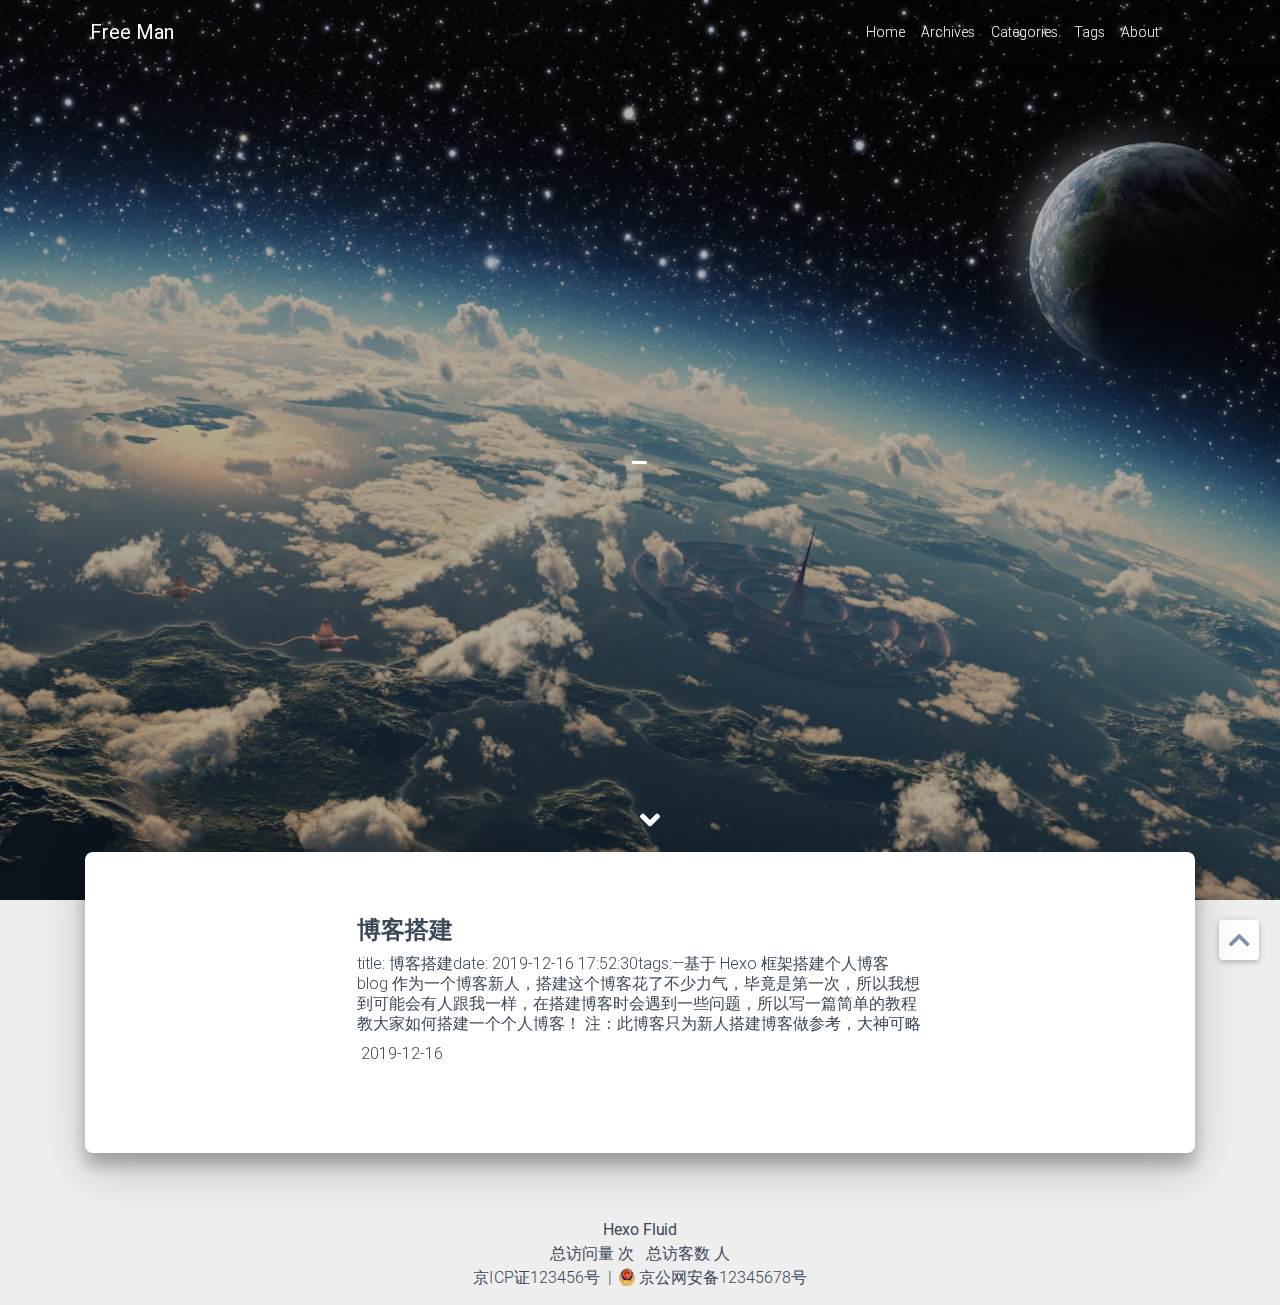
<file: index.html>
<!DOCTYPE html>
<html lang="en">





<head>
  <meta charset="UTF-8">
  <link rel="apple-touch-icon" sizes="76x76" href="/img/apple-touch-icon.png">
  <link rel="icon" type="image/png" href="/img/favicon.png">
  <meta name="viewport"
        content="width=device-width, initial-scale=1.0, maximum-scale=1.0, user-scalable=no, shrink-to-fit=no">
  <meta http-equiv="x-ua-compatible" content="ie=edge">
  <meta name="description" content="">
  <meta name="author" content="John Doe">
  <meta name="keywords" content="">
  <title>Free Man</title>

  <link rel="stylesheet" href="/lib/font-awesome/css/all.min.css"  >
<link rel="stylesheet" href="/lib/bootstrap/css/bootstrap.min.css"  >
<link rel="stylesheet" href="/lib/mdbootstrap/css/mdb.min.css"  >
<link rel="stylesheet" href="/lib/github-markdown/github-markdown.min.css"  >

<link rel="stylesheet" href="//at.alicdn.com/t/font_1067060_qzomjdt8bmp.css">



  <link rel="stylesheet" href="/lib/prettify/tomorrow-night-eighties.min.css"  >

<link rel="stylesheet" href="/css/main.css"  >


  <link rel="stylesheet" href="/lib/fancybox/jquery.fancybox.min.css"  >


<meta name="generator" content="Hexo 4.1.1"></head>


<body>
  <header style="height: 100vh;">
    <nav id="navbar" class="navbar fixed-top  navbar-expand-lg navbar-dark scrolling-navbar">
  <div class="container">
    <a class="navbar-brand"
       href="/">&nbsp;<strong>Free Man</strong>&nbsp;</a>

    <button id="navbar-toggler-btn" class="navbar-toggler" type="button" data-toggle="collapse"
            data-target="#navbarSupportedContent"
            aria-controls="navbarSupportedContent" aria-expanded="false" aria-label="Toggle navigation">
      <div class="animated-icon"><span></span><span></span><span></span></div>
    </button>

    <!-- Collapsible content -->
    <div class="collapse navbar-collapse" id="navbarSupportedContent">
      <ul class="navbar-nav ml-auto text-center">
        
          
          
          
          <li class="nav-item">
            <a class="nav-link" href="/">Home</a>
          </li>
        
          
          
          
          <li class="nav-item">
            <a class="nav-link" href="/archives/">Archives</a>
          </li>
        
          
          
          
          <li class="nav-item">
            <a class="nav-link" href="/categories/">Categories</a>
          </li>
        
          
          
          
          <li class="nav-item">
            <a class="nav-link" href="/tags/">Tags</a>
          </li>
        
          
          
          
          <li class="nav-item">
            <a class="nav-link" href="/about/">About</a>
          </li>
        
        
          <li class="nav-item" id="search-btn">
            <a class="nav-link" data-toggle="modal" data-target="#modalSearch">&nbsp;&nbsp;<i
                class="iconfont icon-search"></i>&nbsp;&nbsp;</a>
          </li>
        
      </ul>
    </div>
  </div>
</nav>

    <div class="view intro-2" id="background"
         style="background: url('/img/default.png')no-repeat center center;
           background-size: cover;
           background-attachment: scroll;">
      <div class="full-bg-img">
        <div class="mask rgba-black-light flex-center">
          <div class="container text-center white-text fadeInUp">
            <span class="h2" id="subtitle">
              
            </span>

            
          </div>

          
            <div class="scroll-down-bar">
              <i class="fas fa-angle-down scroll-down-arrow"></i>
            </div>
          
        </div>
      </div>
    </div>
  </header>

  <main>
    
      <div class="container nopadding-md">
        <div class="py-5 z-depth-3" id="board">
          
          <div class="container">
            <div class="row">
              <div class="col-12 col-md-10 m-auto">
                


  <div class="row mb-4 mx-auto">
    
    
    <div class="col-12 col-md-8 m-auto">
      <a href="/2019/12/16/%E5%8D%9A%E5%AE%A2%E6%90%AD%E5%BB%BA/">
        <p class="h4 index-header">博客搭建</p>
        
        
          
        
        <div class="index-excerpt" >
          <div class="index-text mb-1">
title: 博客搭建date: 2019-12-16 17:52:30tags:—基于 Hexo 框架搭建个人博客 blog  作为一个博客新人，搭建这个博客花了不少力气，毕竟是第一次，所以我想到可能会有人跟我一样，在搭建博客时会遇到一些问题，所以写一篇简单的教程教大家如何搭建一个个人博客！ 注：此博客只为新人搭建博客做参考，大神可略过！前言使用软件：git ，Node ++,  hexo框架，node.js, npm一，前言体验更加排版请访问原文链接：https://lzk0717.github.io/
使用 github pages 服务搭建博客的好处有：1，全是静态文件，访问速度快；2，免费方便，不用花一分钱就可以搭建一个自由的个人博客，不需要服务器不需要后台；可以随意绑定自己的域名，不仔细看的话根本看不出来你的网站是基于 github 的；3，数据绝对安全，基于 github 的版本管理，想恢复到哪个历史版本都行；博客内容可以轻松打包、转移、发布到其它平台；准备工作在开始一切之前，你必须已经：1，github 账号，没有的话去注册一个；2，安装了 node.js、npm，并</div>
        </div>
      </a>

      <div>
        
          <i class="iconfont icon-riqi2"></i>&nbsp;2019-12-16&nbsp;&nbsp;
        
        
        
      </div>
    </div>
  </div>





              </div>
            </div>
          </div>
        </div>
      </div>
    
  </main>

  
    <a class="z-depth-1" id="scroll-top-button" href="#" role="button">
      <i class="fa fa-chevron-up scroll-top-arrow" aria-hidden="true"></i>
    </a>
  

  
    <div class="modal fade" id="modalSearch" tabindex="-1" role="dialog" aria-labelledby="ModalLabel"
     aria-hidden="true">
  <div class="modal-dialog modal-dialog-scrollable modal-lg" role="document">
    <div class="modal-content">
      <div class="modal-header text-center">
        <h4 class="modal-title w-100 font-weight-bold">Search</h4>
        <button type="button" id="local-search-close" class="close" data-dismiss="modal" aria-label="Close">
          <span aria-hidden="true">&times;</span>
        </button>
      </div>
      <div class="modal-body mx-3">
        <div class="md-form mb-5">
          <input type="text" id="local-search-input" class="form-control validate">
          <label data-error="x" data-success="v"
                 for="local-search-input">keyword</label>
        </div>
        <div class="list-group" id="local-search-result"></div>
      </div>
    </div>
  </div>
</div>
  

  <footer class="mt-5">
  <div class="text-center py-3">
    <a href="https://hexo.io" target="_blank" rel="nofollow noopener"><b>Hexo</b></a>
    <i class="iconfont icon-love"></i>
    <a href="https://github.com/fluid-dev/hexo-theme-fluid" target="_blank" rel="nofollow noopener"> <b>Fluid</b></a>
    <br>

    
  
    <!-- 不蒜子统计PV -->
    
    &nbsp;<span id="busuanzi_container_site_pv">总访问量 
          <span id="busuanzi_value_site_pv"></span> 次</span>&nbsp;
  
  
    <!-- 不蒜子统计UV -->
    
    &nbsp;<span id="busuanzi_container_site_uv">总访客数 
            <span id="busuanzi_value_site_uv"></span> 人</span>&nbsp;
  
  <br>



    
  <!-- 备案信息 -->
  <a href="http://beian.miit.gov.cn/" target="_blank"
     rel="nofollow noopener">京ICP证123456号</a>
  
    <a
      href="http://www.beian.gov.cn/portal/registerSystemInfo?recordcode=12345678"
      rel="nofollow noopener"
      class="police-beian"
      target="_blank"
    >
      <span class="police-beian-sep">&nbsp;|&nbsp;</span>
      
        <img src="/img/police_beian.png" srcset="/img/loading.gif" />
      
      <span>京公网安备12345678号</span>
    </a>
  


  </div>
</footer>

<!-- SCRIPTS -->
<script src="/lib/jquery/jquery.min.js" ></script>
<script src="/lib/popper/popper.min.js" ></script>
<script src="/lib/bootstrap/js/bootstrap.min.js" ></script>
<script src="/lib/mdbootstrap/js/mdb.min.js" ></script>
<script src="/js/main.js" ></script>


  <script src="/js/lazyload.js" ></script>





  <script src="/lib/smooth-scroll/smooth-scroll.min.js" ></script>



  <script async src="//busuanzi.ibruce.info/busuanzi/2.3/busuanzi.pure.mini.js" ></script>


<!-- Plugins -->


  

  

  

  

  




  <script src="/lib/prettify/prettify.min.js" ></script>
  <script>
    $(document).ready(function () {
      $('pre').addClass('prettyprint  linenums');
      prettyPrint();
    })
  </script>



  <script src="/lib/typed/typed.min.js" ></script>
  <script>
    var typed = new Typed('#subtitle', {
      strings: [
        '  ',
        "Don't forget your original intention, and you will always be there！！&nbsp;",
      ],
      cursorChar: "_",
      typeSpeed: 70,
      loop: false,
    });
    typed.stop();
    $(document).ready(function () {
      $(".typed-cursor").addClass("h2");
      typed.start();
    });
  </script>



  <script src="/lib/anchor/anchor.min.js" ></script>
  <script>
    anchors.options = {
      placement: "right",
      visible: "false",
      
    };
    var el = "h1,h2,h3,h4,h5,h6".split(",");
    var res = [];
    for (item of el) {
      res.push(".markdown-body > " + item)
    }
    anchors.add(res.join(", "))
  </script>



  <script src="/js/local-search.js" ></script>
  <script>
    var path = "/local-search.xml";
    var inputArea = document.querySelector("#local-search-input");
    inputArea.onclick = function () {
      getSearchFile(path);
      this.onclick = null
    }
  </script>



  <script src="/lib/fancybox/jquery.fancybox.min.js" ></script>
  <script>
    $("#post img:not(.no-zoom img, img[no-zoom])").each(
      function () {
        var element = document.createElement("a");
        $(element).attr("data-fancybox", "images");
        $(element).attr("href", $(this).attr("src"));
        $(this).wrap(element);
      }
    );
  </script>





        <script type="text/javascript">
            //定义获取词语下标
            var a_idx = 0;
            jQuery(document).ready(function($) {
                //点击body时触发事件
                $("body").click(function(e) {
                //需要显示的词语
                var a = new Array("富强","民主", "文明", "和谐","自由", "平等", "公正","法治", "爱国", "敬业","诚信", "友善");
                //设置词语给span标签
                var $i = $("<span/>").text(a[a_idx]);
                //下标等于原来下标+1  余 词语总数
                a_idx = (a_idx + 1)% a.length;
                //获取鼠标指针的位置，分别相对于文档的左和右边缘。
                //获取x和y的指针坐标
                var x = e.pageX, y = e.pageY;
                //在鼠标的指针的位置给$i定义的span标签添加css样式
                $i.css({"z-index" : 999999999999999999999999999999999999999999999999999999999999999999999,
                    "top" : y - 20,
                    "left" : x,
                    "position" : "absolute",
                    "font-weight" : "bold",
                    "color" : "#ff6651"
                    });
                //在body添加这个标签
                $("body").append($i);
                    //animate() 方法执行 CSS 属性集的自定义动画。
                    //该方法通过CSS样式将元素从一个状态改变为另一个状态。CSS属性值是逐渐改变的，这样就可以创建动画效果。
                    //详情请看http://www.w3school.com.cn/jquery/effect_animate.asp
                    $i.animate({
                    //将原来的位置向上移动180
                        "top" : y - 180,
                            "opacity" : 0
                     //1500动画的速度
                    }, 1500, function() {
                    //时间到了自动删除
                        $i.remove();
                    });
                });
            })
                ;
            </script>  
  
  





</body>
</html>
</file>
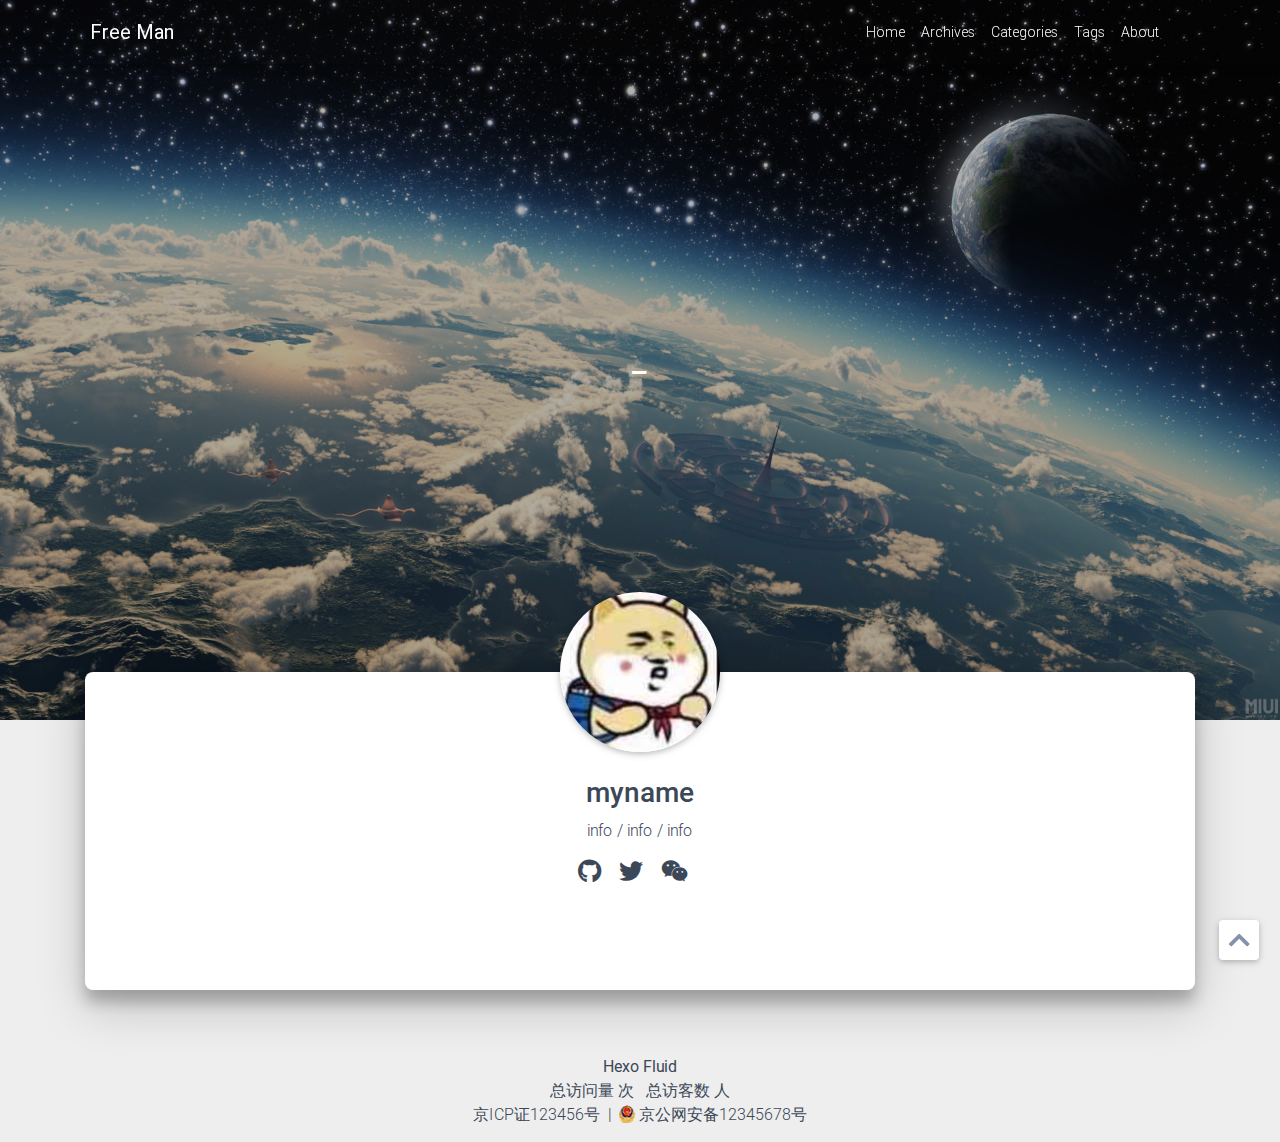
<file: about/index.html>
<!DOCTYPE html>
<html lang="en">





<head>
  <meta charset="UTF-8">
  <link rel="apple-touch-icon" sizes="76x76" href="/img/apple-touch-icon.png">
  <link rel="icon" type="image/png" href="/img/favicon.png">
  <meta name="viewport"
        content="width=device-width, initial-scale=1.0, maximum-scale=1.0, user-scalable=no, shrink-to-fit=no">
  <meta http-equiv="x-ua-compatible" content="ie=edge">
  <meta name="description" content="">
  <meta name="author" content="John Doe">
  <meta name="keywords" content="">
  <title>About ~ Free Man</title>

  <link rel="stylesheet" href="/lib/font-awesome/css/all.min.css"  >
<link rel="stylesheet" href="/lib/bootstrap/css/bootstrap.min.css"  >
<link rel="stylesheet" href="/lib/mdbootstrap/css/mdb.min.css"  >
<link rel="stylesheet" href="/lib/github-markdown/github-markdown.min.css"  >

<link rel="stylesheet" href="//at.alicdn.com/t/font_1067060_qzomjdt8bmp.css">



  <link rel="stylesheet" href="/lib/prettify/tomorrow-night-eighties.min.css"  >

<link rel="stylesheet" href="/css/main.css"  >


  <link rel="stylesheet" href="/lib/fancybox/jquery.fancybox.min.css"  >


<meta name="generator" content="Hexo 4.1.1"></head>


<body>
  <header style="height: 80vh;">
    <nav id="navbar" class="navbar fixed-top  navbar-expand-lg navbar-dark scrolling-navbar">
  <div class="container">
    <a class="navbar-brand"
       href="/">&nbsp;<strong>Free Man</strong>&nbsp;</a>

    <button id="navbar-toggler-btn" class="navbar-toggler" type="button" data-toggle="collapse"
            data-target="#navbarSupportedContent"
            aria-controls="navbarSupportedContent" aria-expanded="false" aria-label="Toggle navigation">
      <div class="animated-icon"><span></span><span></span><span></span></div>
    </button>

    <!-- Collapsible content -->
    <div class="collapse navbar-collapse" id="navbarSupportedContent">
      <ul class="navbar-nav ml-auto text-center">
        
          
          
          
          <li class="nav-item">
            <a class="nav-link" href="/">Home</a>
          </li>
        
          
          
          
          <li class="nav-item">
            <a class="nav-link" href="/archives/">Archives</a>
          </li>
        
          
          
          
          <li class="nav-item">
            <a class="nav-link" href="/categories/">Categories</a>
          </li>
        
          
          
          
          <li class="nav-item">
            <a class="nav-link" href="/tags/">Tags</a>
          </li>
        
          
          
          
          <li class="nav-item">
            <a class="nav-link" href="/about/">About</a>
          </li>
        
        
          <li class="nav-item" id="search-btn">
            <a class="nav-link" data-toggle="modal" data-target="#modalSearch">&nbsp;&nbsp;<i
                class="iconfont icon-search"></i>&nbsp;&nbsp;</a>
          </li>
        
      </ul>
    </div>
  </div>
</nav>

    <div class="view intro-2" id="background"
         style="background: url('/img/default.png')no-repeat center center;
           background-size: cover;
           background-attachment: scroll;">
      <div class="full-bg-img">
        <div class="mask rgba-black-light flex-center">
          <div class="container text-center white-text fadeInUp">
            <span class="h2" id="subtitle">
              
            </span>

            
          </div>

          
        </div>
      </div>
    </div>
  </header>

  <main>
    
      <div class="container nopadding-md">
        <div class="py-5 z-depth-3" id="board">
          
            <div class="about-avatar">
              <img src="/img/avatar.png"
                   class="img-fluid z-depth-1 rounded-circle"
                   alt="avatar">
            </div>
          
          <div class="container">
            <div class="row">
              <div class="col-12 col-md-10 m-auto">
                

<div class="text-center">
  <p class="h3">myname</p>
  <p>info / info / info</p>
  
    
    
    <a href="https://github.com"
       class="h4 ">
      <i class="fab fa-github" aria-hidden="true"></i>
      
    </a>
    &nbsp;&nbsp;
  
    
    
    <a href="https://twitter.com"
       class="h4 ">
      <i class="fab fa-twitter" aria-hidden="true"></i>
      
    </a>
    &nbsp;&nbsp;
  
    
    
    <a href="javascript:;"
       class="h4 wechat">
      <i class="fab fa-weixin" aria-hidden="true"></i>
      
        <div class="wechat-qrcode"></div>
      
    </a>
    &nbsp;&nbsp;
  
</div>
<div class="mt-5 markdown-body">
  
</div>

              </div>
            </div>
          </div>
        </div>
      </div>
    
  </main>

  
    <a class="z-depth-1" id="scroll-top-button" href="#" role="button">
      <i class="fa fa-chevron-up scroll-top-arrow" aria-hidden="true"></i>
    </a>
  

  
    <div class="modal fade" id="modalSearch" tabindex="-1" role="dialog" aria-labelledby="ModalLabel"
     aria-hidden="true">
  <div class="modal-dialog modal-dialog-scrollable modal-lg" role="document">
    <div class="modal-content">
      <div class="modal-header text-center">
        <h4 class="modal-title w-100 font-weight-bold">Search</h4>
        <button type="button" id="local-search-close" class="close" data-dismiss="modal" aria-label="Close">
          <span aria-hidden="true">&times;</span>
        </button>
      </div>
      <div class="modal-body mx-3">
        <div class="md-form mb-5">
          <input type="text" id="local-search-input" class="form-control validate">
          <label data-error="x" data-success="v"
                 for="local-search-input">keyword</label>
        </div>
        <div class="list-group" id="local-search-result"></div>
      </div>
    </div>
  </div>
</div>
  

  <footer class="mt-5">
  <div class="text-center py-3">
    <a href="https://hexo.io" target="_blank" rel="nofollow noopener"><b>Hexo</b></a>
    <i class="iconfont icon-love"></i>
    <a href="https://github.com/fluid-dev/hexo-theme-fluid" target="_blank" rel="nofollow noopener"> <b>Fluid</b></a>
    <br>

    
  
    <!-- 不蒜子统计PV -->
    
    &nbsp;<span id="busuanzi_container_site_pv">总访问量 
          <span id="busuanzi_value_site_pv"></span> 次</span>&nbsp;
  
  
    <!-- 不蒜子统计UV -->
    
    &nbsp;<span id="busuanzi_container_site_uv">总访客数 
            <span id="busuanzi_value_site_uv"></span> 人</span>&nbsp;
  
  <br>



    
  <!-- 备案信息 -->
  <a href="http://beian.miit.gov.cn/" target="_blank"
     rel="nofollow noopener">京ICP证123456号</a>
  
    <a
      href="http://www.beian.gov.cn/portal/registerSystemInfo?recordcode=12345678"
      rel="nofollow noopener"
      class="police-beian"
      target="_blank"
    >
      <span class="police-beian-sep">&nbsp;|&nbsp;</span>
      
        <img src="/img/police_beian.png" srcset="/img/loading.gif" />
      
      <span>京公网安备12345678号</span>
    </a>
  


  </div>
</footer>

<!-- SCRIPTS -->
<script src="/lib/jquery/jquery.min.js" ></script>
<script src="/lib/popper/popper.min.js" ></script>
<script src="/lib/bootstrap/js/bootstrap.min.js" ></script>
<script src="/lib/mdbootstrap/js/mdb.min.js" ></script>
<script src="/js/main.js" ></script>


  <script src="/js/lazyload.js" ></script>





  <script src="/lib/smooth-scroll/smooth-scroll.min.js" ></script>



  <script async src="//busuanzi.ibruce.info/busuanzi/2.3/busuanzi.pure.mini.js" ></script>


<!-- Plugins -->


  

  

  

  

  




  <script src="/lib/prettify/prettify.min.js" ></script>
  <script>
    $(document).ready(function () {
      $('pre').addClass('prettyprint  linenums');
      prettyPrint();
    })
  </script>



  <script src="/lib/typed/typed.min.js" ></script>
  <script>
    var typed = new Typed('#subtitle', {
      strings: [
        '  ',
        "About&nbsp;",
      ],
      cursorChar: "_",
      typeSpeed: 70,
      loop: false,
    });
    typed.stop();
    $(document).ready(function () {
      $(".typed-cursor").addClass("h2");
      typed.start();
    });
  </script>



  <script src="/lib/anchor/anchor.min.js" ></script>
  <script>
    anchors.options = {
      placement: "right",
      visible: "false",
      
    };
    var el = "h1,h2,h3,h4,h5,h6".split(",");
    var res = [];
    for (item of el) {
      res.push(".markdown-body > " + item)
    }
    anchors.add(res.join(", "))
  </script>



  <script src="/js/local-search.js" ></script>
  <script>
    var path = "/local-search.xml";
    var inputArea = document.querySelector("#local-search-input");
    inputArea.onclick = function () {
      getSearchFile(path);
      this.onclick = null
    }
  </script>



  <script src="/lib/fancybox/jquery.fancybox.min.js" ></script>
  <script>
    $("#post img:not(.no-zoom img, img[no-zoom])").each(
      function () {
        var element = document.createElement("a");
        $(element).attr("data-fancybox", "images");
        $(element).attr("href", $(this).attr("src"));
        $(this).wrap(element);
      }
    );
  </script>





        <script type="text/javascript">
            //定义获取词语下标
            var a_idx = 0;
            jQuery(document).ready(function($) {
                //点击body时触发事件
                $("body").click(function(e) {
                //需要显示的词语
                var a = new Array("富强","民主", "文明", "和谐","自由", "平等", "公正","法治", "爱国", "敬业","诚信", "友善");
                //设置词语给span标签
                var $i = $("<span/>").text(a[a_idx]);
                //下标等于原来下标+1  余 词语总数
                a_idx = (a_idx + 1)% a.length;
                //获取鼠标指针的位置，分别相对于文档的左和右边缘。
                //获取x和y的指针坐标
                var x = e.pageX, y = e.pageY;
                //在鼠标的指针的位置给$i定义的span标签添加css样式
                $i.css({"z-index" : 999999999999999999999999999999999999999999999999999999999999999999999,
                    "top" : y - 20,
                    "left" : x,
                    "position" : "absolute",
                    "font-weight" : "bold",
                    "color" : "#ff6651"
                    });
                //在body添加这个标签
                $("body").append($i);
                    //animate() 方法执行 CSS 属性集的自定义动画。
                    //该方法通过CSS样式将元素从一个状态改变为另一个状态。CSS属性值是逐渐改变的，这样就可以创建动画效果。
                    //详情请看http://www.w3school.com.cn/jquery/effect_animate.asp
                    $i.animate({
                    //将原来的位置向上移动180
                        "top" : y - 180,
                            "opacity" : 0
                     //1500动画的速度
                    }, 1500, function() {
                    //时间到了自动删除
                        $i.remove();
                    });
                });
            })
                ;
            </script>  
  
  





</body>
</html>
</file>
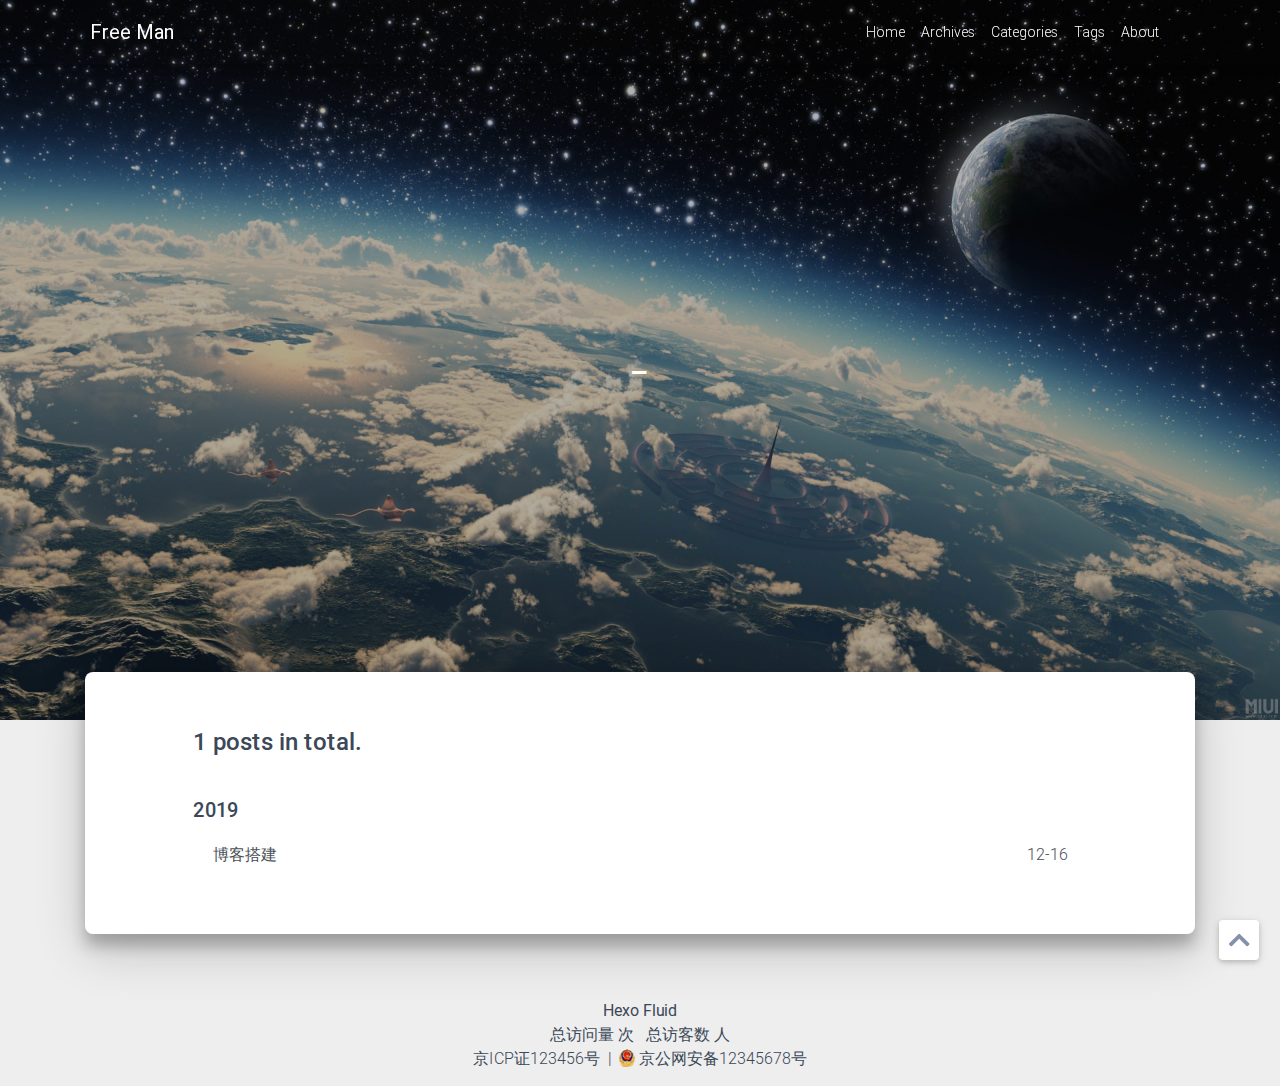
<file: archives/index.html>
<!DOCTYPE html>
<html lang="en">





<head>
  <meta charset="UTF-8">
  <link rel="apple-touch-icon" sizes="76x76" href="/img/apple-touch-icon.png">
  <link rel="icon" type="image/png" href="/img/favicon.png">
  <meta name="viewport"
        content="width=device-width, initial-scale=1.0, maximum-scale=1.0, user-scalable=no, shrink-to-fit=no">
  <meta http-equiv="x-ua-compatible" content="ie=edge">
  <meta name="description" content="">
  <meta name="author" content="John Doe">
  <meta name="keywords" content="">
  <title>Archives ~ Free Man</title>

  <link rel="stylesheet" href="/lib/font-awesome/css/all.min.css"  >
<link rel="stylesheet" href="/lib/bootstrap/css/bootstrap.min.css"  >
<link rel="stylesheet" href="/lib/mdbootstrap/css/mdb.min.css"  >
<link rel="stylesheet" href="/lib/github-markdown/github-markdown.min.css"  >

<link rel="stylesheet" href="//at.alicdn.com/t/font_1067060_qzomjdt8bmp.css">



  <link rel="stylesheet" href="/lib/prettify/tomorrow-night-eighties.min.css"  >

<link rel="stylesheet" href="/css/main.css"  >


  <link rel="stylesheet" href="/lib/fancybox/jquery.fancybox.min.css"  >


<meta name="generator" content="Hexo 4.1.1"></head>


<body>
  <header style="height: 80vh;">
    <nav id="navbar" class="navbar fixed-top  navbar-expand-lg navbar-dark scrolling-navbar">
  <div class="container">
    <a class="navbar-brand"
       href="/">&nbsp;<strong>Free Man</strong>&nbsp;</a>

    <button id="navbar-toggler-btn" class="navbar-toggler" type="button" data-toggle="collapse"
            data-target="#navbarSupportedContent"
            aria-controls="navbarSupportedContent" aria-expanded="false" aria-label="Toggle navigation">
      <div class="animated-icon"><span></span><span></span><span></span></div>
    </button>

    <!-- Collapsible content -->
    <div class="collapse navbar-collapse" id="navbarSupportedContent">
      <ul class="navbar-nav ml-auto text-center">
        
          
          
          
          <li class="nav-item">
            <a class="nav-link" href="/">Home</a>
          </li>
        
          
          
          
          <li class="nav-item">
            <a class="nav-link" href="/archives/">Archives</a>
          </li>
        
          
          
          
          <li class="nav-item">
            <a class="nav-link" href="/categories/">Categories</a>
          </li>
        
          
          
          
          <li class="nav-item">
            <a class="nav-link" href="/tags/">Tags</a>
          </li>
        
          
          
          
          <li class="nav-item">
            <a class="nav-link" href="/about/">About</a>
          </li>
        
        
          <li class="nav-item" id="search-btn">
            <a class="nav-link" data-toggle="modal" data-target="#modalSearch">&nbsp;&nbsp;<i
                class="iconfont icon-search"></i>&nbsp;&nbsp;</a>
          </li>
        
      </ul>
    </div>
  </div>
</nav>

    <div class="view intro-2" id="background"
         style="background: url('/img/default.png')no-repeat center center;
           background-size: cover;
           background-attachment: scroll;">
      <div class="full-bg-img">
        <div class="mask rgba-black-light flex-center">
          <div class="container text-center white-text fadeInUp">
            <span class="h2" id="subtitle">
              
            </span>

            
          </div>

          
        </div>
      </div>
    </div>
  </header>

  <main>
    
      <div class="container nopadding-md">
        <div class="py-5 z-depth-3" id="board">
          
          <div class="container">
            <div class="row">
              <div class="col-12 col-md-10 m-auto">
                

<div class="list-group">
  <p class="h4">1 posts in total.</p>
  <hr>
  
    
      
      <p class="h5">2019</p>
    
    <a href="/2019/12/16/%E5%8D%9A%E5%AE%A2%E6%90%AD%E5%BB%BA/" class="list-group-item list-group-item-action">
      <span class="archive-post-title">博客搭建</span>
      <span style="float: right;">12-16</span>
    </a>
  
</div>


              </div>
            </div>
          </div>
        </div>
      </div>
    
  </main>

  
    <a class="z-depth-1" id="scroll-top-button" href="#" role="button">
      <i class="fa fa-chevron-up scroll-top-arrow" aria-hidden="true"></i>
    </a>
  

  
    <div class="modal fade" id="modalSearch" tabindex="-1" role="dialog" aria-labelledby="ModalLabel"
     aria-hidden="true">
  <div class="modal-dialog modal-dialog-scrollable modal-lg" role="document">
    <div class="modal-content">
      <div class="modal-header text-center">
        <h4 class="modal-title w-100 font-weight-bold">Search</h4>
        <button type="button" id="local-search-close" class="close" data-dismiss="modal" aria-label="Close">
          <span aria-hidden="true">&times;</span>
        </button>
      </div>
      <div class="modal-body mx-3">
        <div class="md-form mb-5">
          <input type="text" id="local-search-input" class="form-control validate">
          <label data-error="x" data-success="v"
                 for="local-search-input">keyword</label>
        </div>
        <div class="list-group" id="local-search-result"></div>
      </div>
    </div>
  </div>
</div>
  

  <footer class="mt-5">
  <div class="text-center py-3">
    <a href="https://hexo.io" target="_blank" rel="nofollow noopener"><b>Hexo</b></a>
    <i class="iconfont icon-love"></i>
    <a href="https://github.com/fluid-dev/hexo-theme-fluid" target="_blank" rel="nofollow noopener"> <b>Fluid</b></a>
    <br>

    
  
    <!-- 不蒜子统计PV -->
    
    &nbsp;<span id="busuanzi_container_site_pv">总访问量 
          <span id="busuanzi_value_site_pv"></span> 次</span>&nbsp;
  
  
    <!-- 不蒜子统计UV -->
    
    &nbsp;<span id="busuanzi_container_site_uv">总访客数 
            <span id="busuanzi_value_site_uv"></span> 人</span>&nbsp;
  
  <br>



    
  <!-- 备案信息 -->
  <a href="http://beian.miit.gov.cn/" target="_blank"
     rel="nofollow noopener">京ICP证123456号</a>
  
    <a
      href="http://www.beian.gov.cn/portal/registerSystemInfo?recordcode=12345678"
      rel="nofollow noopener"
      class="police-beian"
      target="_blank"
    >
      <span class="police-beian-sep">&nbsp;|&nbsp;</span>
      
        <img src="/img/police_beian.png" srcset="/img/loading.gif" />
      
      <span>京公网安备12345678号</span>
    </a>
  


  </div>
</footer>

<!-- SCRIPTS -->
<script src="/lib/jquery/jquery.min.js" ></script>
<script src="/lib/popper/popper.min.js" ></script>
<script src="/lib/bootstrap/js/bootstrap.min.js" ></script>
<script src="/lib/mdbootstrap/js/mdb.min.js" ></script>
<script src="/js/main.js" ></script>


  <script src="/js/lazyload.js" ></script>





  <script src="/lib/smooth-scroll/smooth-scroll.min.js" ></script>



  <script async src="//busuanzi.ibruce.info/busuanzi/2.3/busuanzi.pure.mini.js" ></script>


<!-- Plugins -->


  

  

  

  

  




  <script src="/lib/prettify/prettify.min.js" ></script>
  <script>
    $(document).ready(function () {
      $('pre').addClass('prettyprint  linenums');
      prettyPrint();
    })
  </script>



  <script src="/lib/typed/typed.min.js" ></script>
  <script>
    var typed = new Typed('#subtitle', {
      strings: [
        '  ',
        "Archive&nbsp;",
      ],
      cursorChar: "_",
      typeSpeed: 70,
      loop: false,
    });
    typed.stop();
    $(document).ready(function () {
      $(".typed-cursor").addClass("h2");
      typed.start();
    });
  </script>



  <script src="/lib/anchor/anchor.min.js" ></script>
  <script>
    anchors.options = {
      placement: "right",
      visible: "false",
      
    };
    var el = "h1,h2,h3,h4,h5,h6".split(",");
    var res = [];
    for (item of el) {
      res.push(".markdown-body > " + item)
    }
    anchors.add(res.join(", "))
  </script>



  <script src="/js/local-search.js" ></script>
  <script>
    var path = "/local-search.xml";
    var inputArea = document.querySelector("#local-search-input");
    inputArea.onclick = function () {
      getSearchFile(path);
      this.onclick = null
    }
  </script>



  <script src="/lib/fancybox/jquery.fancybox.min.js" ></script>
  <script>
    $("#post img:not(.no-zoom img, img[no-zoom])").each(
      function () {
        var element = document.createElement("a");
        $(element).attr("data-fancybox", "images");
        $(element).attr("href", $(this).attr("src"));
        $(this).wrap(element);
      }
    );
  </script>





        <script type="text/javascript">
            //定义获取词语下标
            var a_idx = 0;
            jQuery(document).ready(function($) {
                //点击body时触发事件
                $("body").click(function(e) {
                //需要显示的词语
                var a = new Array("富强","民主", "文明", "和谐","自由", "平等", "公正","法治", "爱国", "敬业","诚信", "友善");
                //设置词语给span标签
                var $i = $("<span/>").text(a[a_idx]);
                //下标等于原来下标+1  余 词语总数
                a_idx = (a_idx + 1)% a.length;
                //获取鼠标指针的位置，分别相对于文档的左和右边缘。
                //获取x和y的指针坐标
                var x = e.pageX, y = e.pageY;
                //在鼠标的指针的位置给$i定义的span标签添加css样式
                $i.css({"z-index" : 999999999999999999999999999999999999999999999999999999999999999999999,
                    "top" : y - 20,
                    "left" : x,
                    "position" : "absolute",
                    "font-weight" : "bold",
                    "color" : "#ff6651"
                    });
                //在body添加这个标签
                $("body").append($i);
                    //animate() 方法执行 CSS 属性集的自定义动画。
                    //该方法通过CSS样式将元素从一个状态改变为另一个状态。CSS属性值是逐渐改变的，这样就可以创建动画效果。
                    //详情请看http://www.w3school.com.cn/jquery/effect_animate.asp
                    $i.animate({
                    //将原来的位置向上移动180
                        "top" : y - 180,
                            "opacity" : 0
                     //1500动画的速度
                    }, 1500, function() {
                    //时间到了自动删除
                        $i.remove();
                    });
                });
            })
                ;
            </script>  
  
  





</body>
</html>
</file>
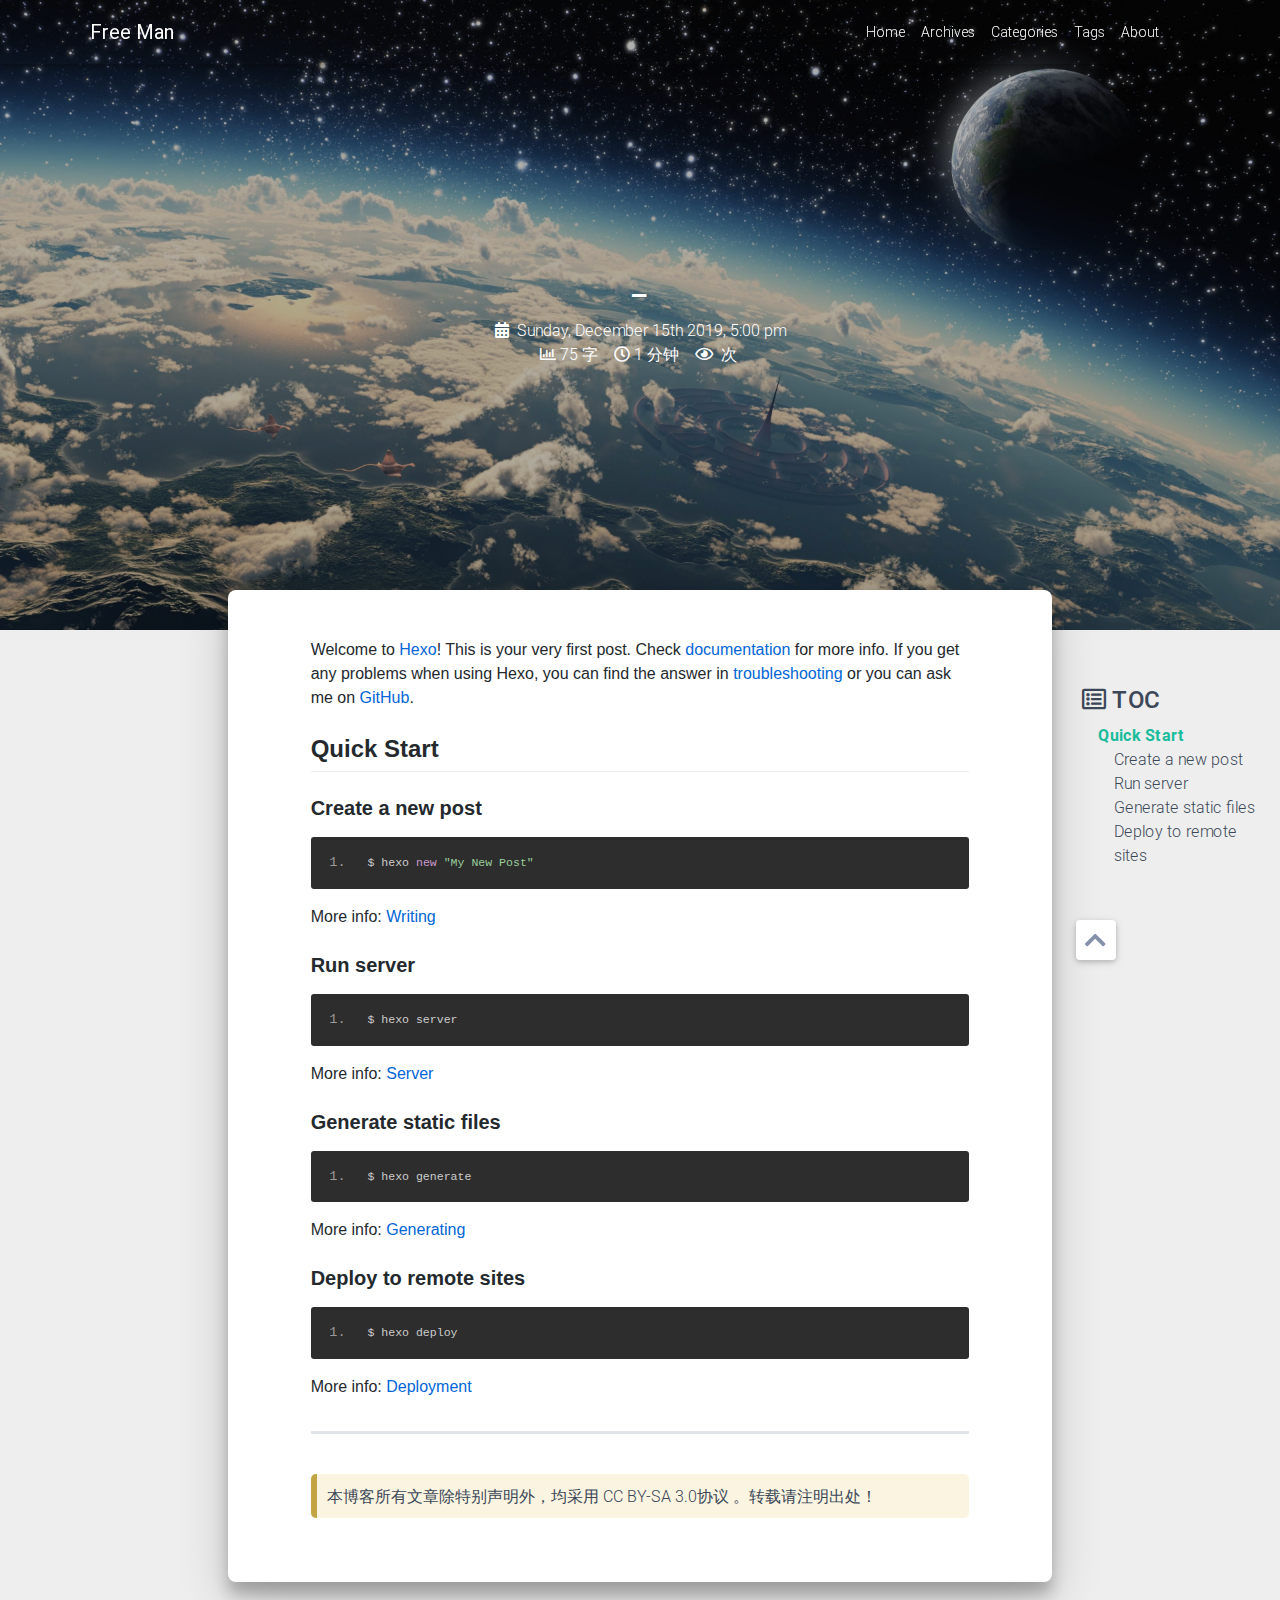
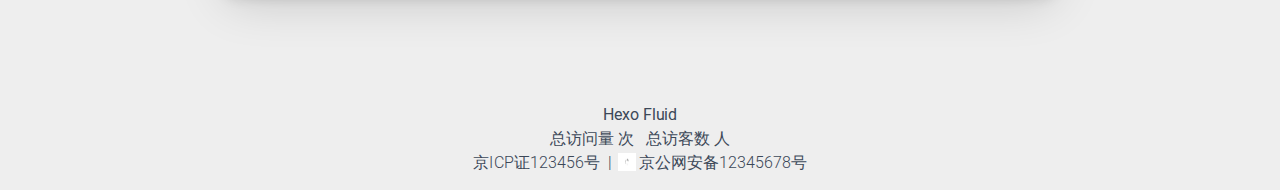
<file: 2019/12/15/hello-world/index.html>
<!DOCTYPE html>
<html lang="en">





<head>
  <meta charset="UTF-8">
  <link rel="apple-touch-icon" sizes="76x76" href="/img/apple-touch-icon.png">
  <link rel="icon" type="image/png" href="/img/favicon.png">
  <meta name="viewport"
        content="width=device-width, initial-scale=1.0, maximum-scale=1.0, user-scalable=no, shrink-to-fit=no">
  <meta http-equiv="x-ua-compatible" content="ie=edge">
  <meta name="description" content="">
  <meta name="author" content="John Doe">
  <meta name="keywords" content="">
  <title>Hello World ~ Free Man</title>

  <link rel="stylesheet" href="/lib/font-awesome/css/all.min.css"  >
<link rel="stylesheet" href="/lib/bootstrap/css/bootstrap.min.css"  >
<link rel="stylesheet" href="/lib/mdbootstrap/css/mdb.min.css"  >
<link rel="stylesheet" href="/lib/github-markdown/github-markdown.min.css"  >

<link rel="stylesheet" href="//at.alicdn.com/t/font_1067060_qzomjdt8bmp.css">



  <link rel="stylesheet" href="/lib/prettify/tomorrow-night-eighties.min.css"  >

<link rel="stylesheet" href="/css/main.css"  >


  <link rel="stylesheet" href="/lib/fancybox/jquery.fancybox.min.css"  >


<meta name="generator" content="Hexo 4.1.1"></head>


<body>
  <header style="height: 70vh;">
    <nav id="navbar" class="navbar fixed-top  navbar-expand-lg navbar-dark scrolling-navbar">
  <div class="container">
    <a class="navbar-brand"
       href="/">&nbsp;<strong>Free Man</strong>&nbsp;</a>

    <button id="navbar-toggler-btn" class="navbar-toggler" type="button" data-toggle="collapse"
            data-target="#navbarSupportedContent"
            aria-controls="navbarSupportedContent" aria-expanded="false" aria-label="Toggle navigation">
      <div class="animated-icon"><span></span><span></span><span></span></div>
    </button>

    <!-- Collapsible content -->
    <div class="collapse navbar-collapse" id="navbarSupportedContent">
      <ul class="navbar-nav ml-auto text-center">
        
          
          
          
          <li class="nav-item">
            <a class="nav-link" href="/">Home</a>
          </li>
        
          
          
          
          <li class="nav-item">
            <a class="nav-link" href="/archives/">Archives</a>
          </li>
        
          
          
          
          <li class="nav-item">
            <a class="nav-link" href="/categories/">Categories</a>
          </li>
        
          
          
          
          <li class="nav-item">
            <a class="nav-link" href="/tags/">Tags</a>
          </li>
        
          
          
          
          <li class="nav-item">
            <a class="nav-link" href="/about/">About</a>
          </li>
        
        
          <li class="nav-item" id="search-btn">
            <a class="nav-link" data-toggle="modal" data-target="#modalSearch">&nbsp;&nbsp;<i
                class="iconfont icon-search"></i>&nbsp;&nbsp;</a>
          </li>
        
      </ul>
    </div>
  </div>
</nav>

    <div class="view intro-2" id="background"
         style="background: url('/img/default.png')no-repeat center center;
           background-size: cover;
           background-attachment: scroll;">
      <div class="full-bg-img">
        <div class="mask rgba-black-light flex-center">
          <div class="container text-center white-text fadeInUp">
            <span class="h2" id="subtitle">
              
            </span>

            
              <br>
              
                <p class="mt-3">
                  <i class="fas fa-calendar-alt" aria-hidden="true"></i>&nbsp;
                  Sunday, December 15th 2019, 5:00 pm
                </p>
              

              <p>
                
                  
                  &nbsp;<i class="far fa-chart-bar"></i>
                  <span class="post-count">
                    75 字
                  </span>&nbsp;
                

                
                  
                  &nbsp;<i class="far fa-clock"></i>
                  <span class="post-count">
                      1 分钟
                  </span>&nbsp;
                

                
                  <!-- 不蒜子统计文章PV -->
                  
                  &nbsp;<i class="far fa-eye" aria-hidden="true"></i>&nbsp;
                  <span id="busuanzi_container_page_pv">
                    <span id="busuanzi_value_page_pv"></span> 次
                  </span>&nbsp;
                
              </p>
            
          </div>

          
        </div>
      </div>
    </div>
  </header>

  <main>
    
      

<div class="container-fluid">
  <div class="row">
    <div class="d-none d-lg-block col-lg-2"></div>
    <div class="col-lg-8 nopadding-md">
      <div class="py-5 z-depth-3" id="board">
        <div class="post-content mx-auto" id="post">
          <div class="markdown-body">
            <p>Welcome to <a href="https://hexo.io/" target="_blank" rel="noopener">Hexo</a>! This is your very first post. Check <a href="https://hexo.io/docs/" target="_blank" rel="noopener">documentation</a> for more info. If you get any problems when using Hexo, you can find the answer in <a href="https://hexo.io/docs/troubleshooting.html" target="_blank" rel="noopener">troubleshooting</a> or you can ask me on <a href="https://github.com/hexojs/hexo/issues" target="_blank" rel="noopener">GitHub</a>.</p>
<h2 id="Quick-Start"><a href="#Quick-Start" class="headerlink" title="Quick Start"></a>Quick Start</h2><h3 id="Create-a-new-post"><a href="#Create-a-new-post" class="headerlink" title="Create a new post"></a>Create a new post</h3><pre><code class="bash">$ hexo new &quot;My New Post&quot;</code></pre>
<p>More info: <a href="https://hexo.io/docs/writing.html" target="_blank" rel="noopener">Writing</a></p>
<h3 id="Run-server"><a href="#Run-server" class="headerlink" title="Run server"></a>Run server</h3><pre><code class="bash">$ hexo server</code></pre>
<p>More info: <a href="https://hexo.io/docs/server.html" target="_blank" rel="noopener">Server</a></p>
<h3 id="Generate-static-files"><a href="#Generate-static-files" class="headerlink" title="Generate static files"></a>Generate static files</h3><pre><code class="bash">$ hexo generate</code></pre>
<p>More info: <a href="https://hexo.io/docs/generating.html" target="_blank" rel="noopener">Generating</a></p>
<h3 id="Deploy-to-remote-sites"><a href="#Deploy-to-remote-sites" class="headerlink" title="Deploy to remote sites"></a>Deploy to remote sites</h3><pre><code class="bash">$ hexo deploy</code></pre>
<p>More info: <a href="https://hexo.io/docs/one-command-deployment.html" target="_blank" rel="noopener">Deployment</a></p>

            <hr>
          </div>
          <br>
          <div>
            <p>
            
            
            </p>
            
              <p class="note note-warning">本博客所有文章除特别声明外，均采用 <a href="https://zh.wikipedia.org/wiki/Wikipedia:CC_BY-SA_3.0%E5%8D%8F%E8%AE%AE%E6%96%87%E6%9C%AC" target="_blank" rel="nofollow noopener noopener">CC BY-SA 3.0协议</a> 。转载请注明出处！</p>
            
          </div>
        </div>
      </div>
    </div>
    <div class="d-none d-lg-block col-lg-2 toc-container">
      
  <div id="toc">
    <p class="h4"><i class="far fa-list-alt"></i>&nbsp;TOC</p>
    <div id="tocbot"></div>
  </div>

    </div>
  </div>
</div>

<!-- custom -->


<!-- Comments -->
<div class="col-lg-7 mx-auto nopadding-md">
  <div class="container comments mx-auto" id="comments">
    
      <br><br>
      
      

    
  </div>
</div>

    
  </main>

  
    <a class="z-depth-1" id="scroll-top-button" href="#" role="button">
      <i class="fa fa-chevron-up scroll-top-arrow" aria-hidden="true"></i>
    </a>
  

  
    <div class="modal fade" id="modalSearch" tabindex="-1" role="dialog" aria-labelledby="ModalLabel"
     aria-hidden="true">
  <div class="modal-dialog modal-dialog-scrollable modal-lg" role="document">
    <div class="modal-content">
      <div class="modal-header text-center">
        <h4 class="modal-title w-100 font-weight-bold">Search</h4>
        <button type="button" id="local-search-close" class="close" data-dismiss="modal" aria-label="Close">
          <span aria-hidden="true">&times;</span>
        </button>
      </div>
      <div class="modal-body mx-3">
        <div class="md-form mb-5">
          <input type="text" id="local-search-input" class="form-control validate">
          <label data-error="x" data-success="v"
                 for="local-search-input">keyword</label>
        </div>
        <div class="list-group" id="local-search-result"></div>
      </div>
    </div>
  </div>
</div>
  

  <footer class="mt-5">
  <div class="text-center py-3">
    <a href="https://hexo.io" target="_blank" rel="nofollow noopener"><b>Hexo</b></a>
    <i class="iconfont icon-love"></i>
    <a href="https://github.com/fluid-dev/hexo-theme-fluid" target="_blank" rel="nofollow noopener"> <b>Fluid</b></a>
    <br>

    
  
    <!-- 不蒜子统计PV -->
    
    &nbsp;<span id="busuanzi_container_site_pv">总访问量 
          <span id="busuanzi_value_site_pv"></span> 次</span>&nbsp;
  
  
    <!-- 不蒜子统计UV -->
    
    &nbsp;<span id="busuanzi_container_site_uv">总访客数 
            <span id="busuanzi_value_site_uv"></span> 人</span>&nbsp;
  
  <br>



    
  <!-- 备案信息 -->
  <a href="http://beian.miit.gov.cn/" target="_blank"
     rel="nofollow noopener">京ICP证123456号</a>
  
    <a
      href="http://www.beian.gov.cn/portal/registerSystemInfo?recordcode=12345678"
      rel="nofollow noopener"
      class="police-beian"
      target="_blank"
    >
      <span class="police-beian-sep">&nbsp;|&nbsp;</span>
      
        <img src="/img/police_beian.png" srcset="/img/loading.gif" />
      
      <span>京公网安备12345678号</span>
    </a>
  


  </div>
</footer>

<!-- SCRIPTS -->
<script src="/lib/jquery/jquery.min.js" ></script>
<script src="/lib/popper/popper.min.js" ></script>
<script src="/lib/bootstrap/js/bootstrap.min.js" ></script>
<script src="/lib/mdbootstrap/js/mdb.min.js" ></script>
<script src="/js/main.js" ></script>


  <script src="/js/lazyload.js" ></script>



  
    <script src="/lib/tocbot/tocbot.min.js" ></script>
  
  <script src="/js/post.js" ></script>



  <script src="/lib/smooth-scroll/smooth-scroll.min.js" ></script>



  <script async src="//busuanzi.ibruce.info/busuanzi/2.3/busuanzi.pure.mini.js" ></script>


<!-- Plugins -->


  

  

  

  

  




  <script src="/lib/prettify/prettify.min.js" ></script>
  <script>
    $(document).ready(function () {
      $('pre').addClass('prettyprint  linenums');
      prettyPrint();
    })
  </script>



  <script src="/lib/typed/typed.min.js" ></script>
  <script>
    var typed = new Typed('#subtitle', {
      strings: [
        '  ',
        "Hello World&nbsp;",
      ],
      cursorChar: "_",
      typeSpeed: 70,
      loop: false,
    });
    typed.stop();
    $(document).ready(function () {
      $(".typed-cursor").addClass("h2");
      typed.start();
    });
  </script>



  <script src="/lib/anchor/anchor.min.js" ></script>
  <script>
    anchors.options = {
      placement: "right",
      visible: "false",
      
    };
    var el = "h1,h2,h3,h4,h5,h6".split(",");
    var res = [];
    for (item of el) {
      res.push(".markdown-body > " + item)
    }
    anchors.add(res.join(", "))
  </script>



  <script src="/js/local-search.js" ></script>
  <script>
    var path = "/local-search.xml";
    var inputArea = document.querySelector("#local-search-input");
    inputArea.onclick = function () {
      getSearchFile(path);
      this.onclick = null
    }
  </script>



  <script src="/lib/fancybox/jquery.fancybox.min.js" ></script>
  <script>
    $("#post img:not(.no-zoom img, img[no-zoom])").each(
      function () {
        var element = document.createElement("a");
        $(element).attr("data-fancybox", "images");
        $(element).attr("href", $(this).attr("src"));
        $(this).wrap(element);
      }
    );
  </script>





        <script type="text/javascript">
            //定义获取词语下标
            var a_idx = 0;
            jQuery(document).ready(function($) {
                //点击body时触发事件
                $("body").click(function(e) {
                //需要显示的词语
                var a = new Array("富强","民主", "文明", "和谐","自由", "平等", "公正","法治", "爱国", "敬业","诚信", "友善");
                //设置词语给span标签
                var $i = $("<span/>").text(a[a_idx]);
                //下标等于原来下标+1  余 词语总数
                a_idx = (a_idx + 1)% a.length;
                //获取鼠标指针的位置，分别相对于文档的左和右边缘。
                //获取x和y的指针坐标
                var x = e.pageX, y = e.pageY;
                //在鼠标的指针的位置给$i定义的span标签添加css样式
                $i.css({"z-index" : 999999999999999999999999999999999999999999999999999999999999999999999,
                    "top" : y - 20,
                    "left" : x,
                    "position" : "absolute",
                    "font-weight" : "bold",
                    "color" : "#ff6651"
                    });
                //在body添加这个标签
                $("body").append($i);
                    //animate() 方法执行 CSS 属性集的自定义动画。
                    //该方法通过CSS样式将元素从一个状态改变为另一个状态。CSS属性值是逐渐改变的，这样就可以创建动画效果。
                    //详情请看http://www.w3school.com.cn/jquery/effect_animate.asp
                    $i.animate({
                    //将原来的位置向上移动180
                        "top" : y - 180,
                            "opacity" : 0
                     //1500动画的速度
                    }, 1500, function() {
                    //时间到了自动删除
                        $i.remove();
                    });
                });
            })
                ;
            </script>  
  
  





</body>
</html>
</file>
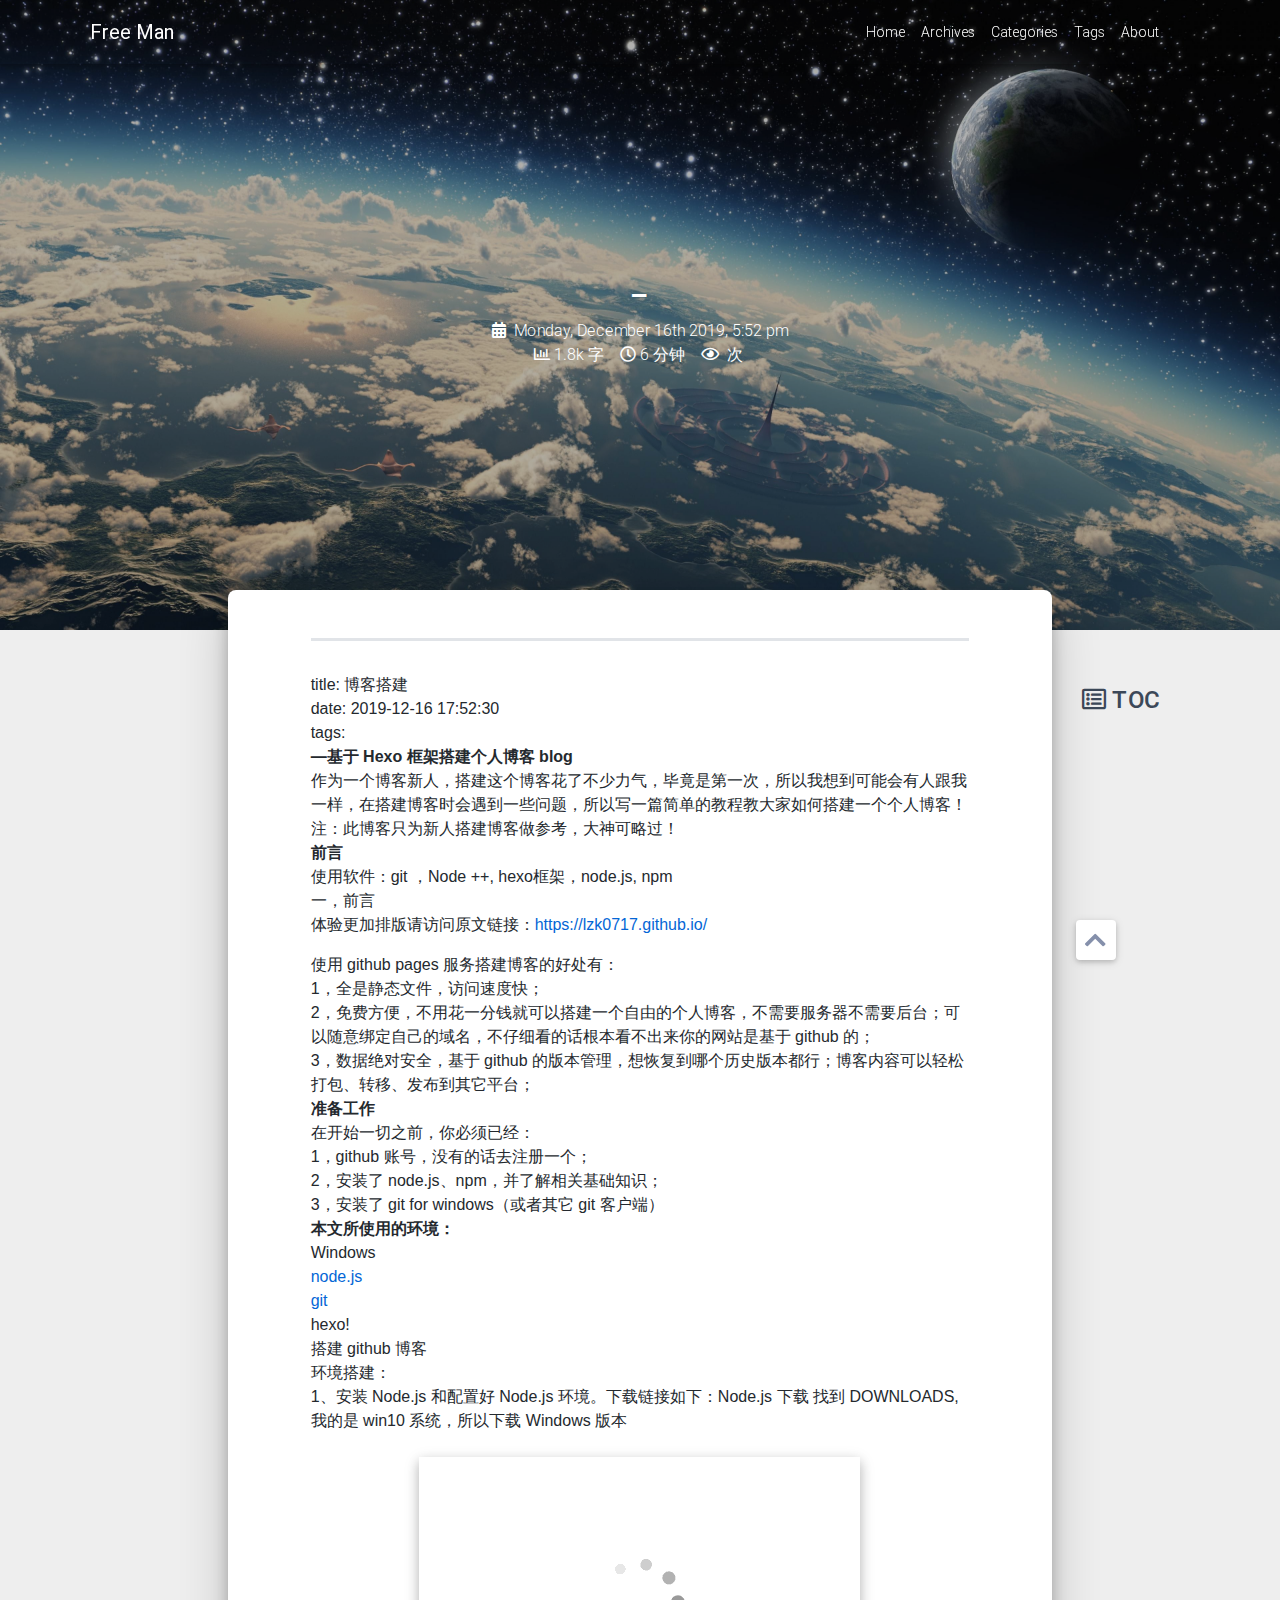
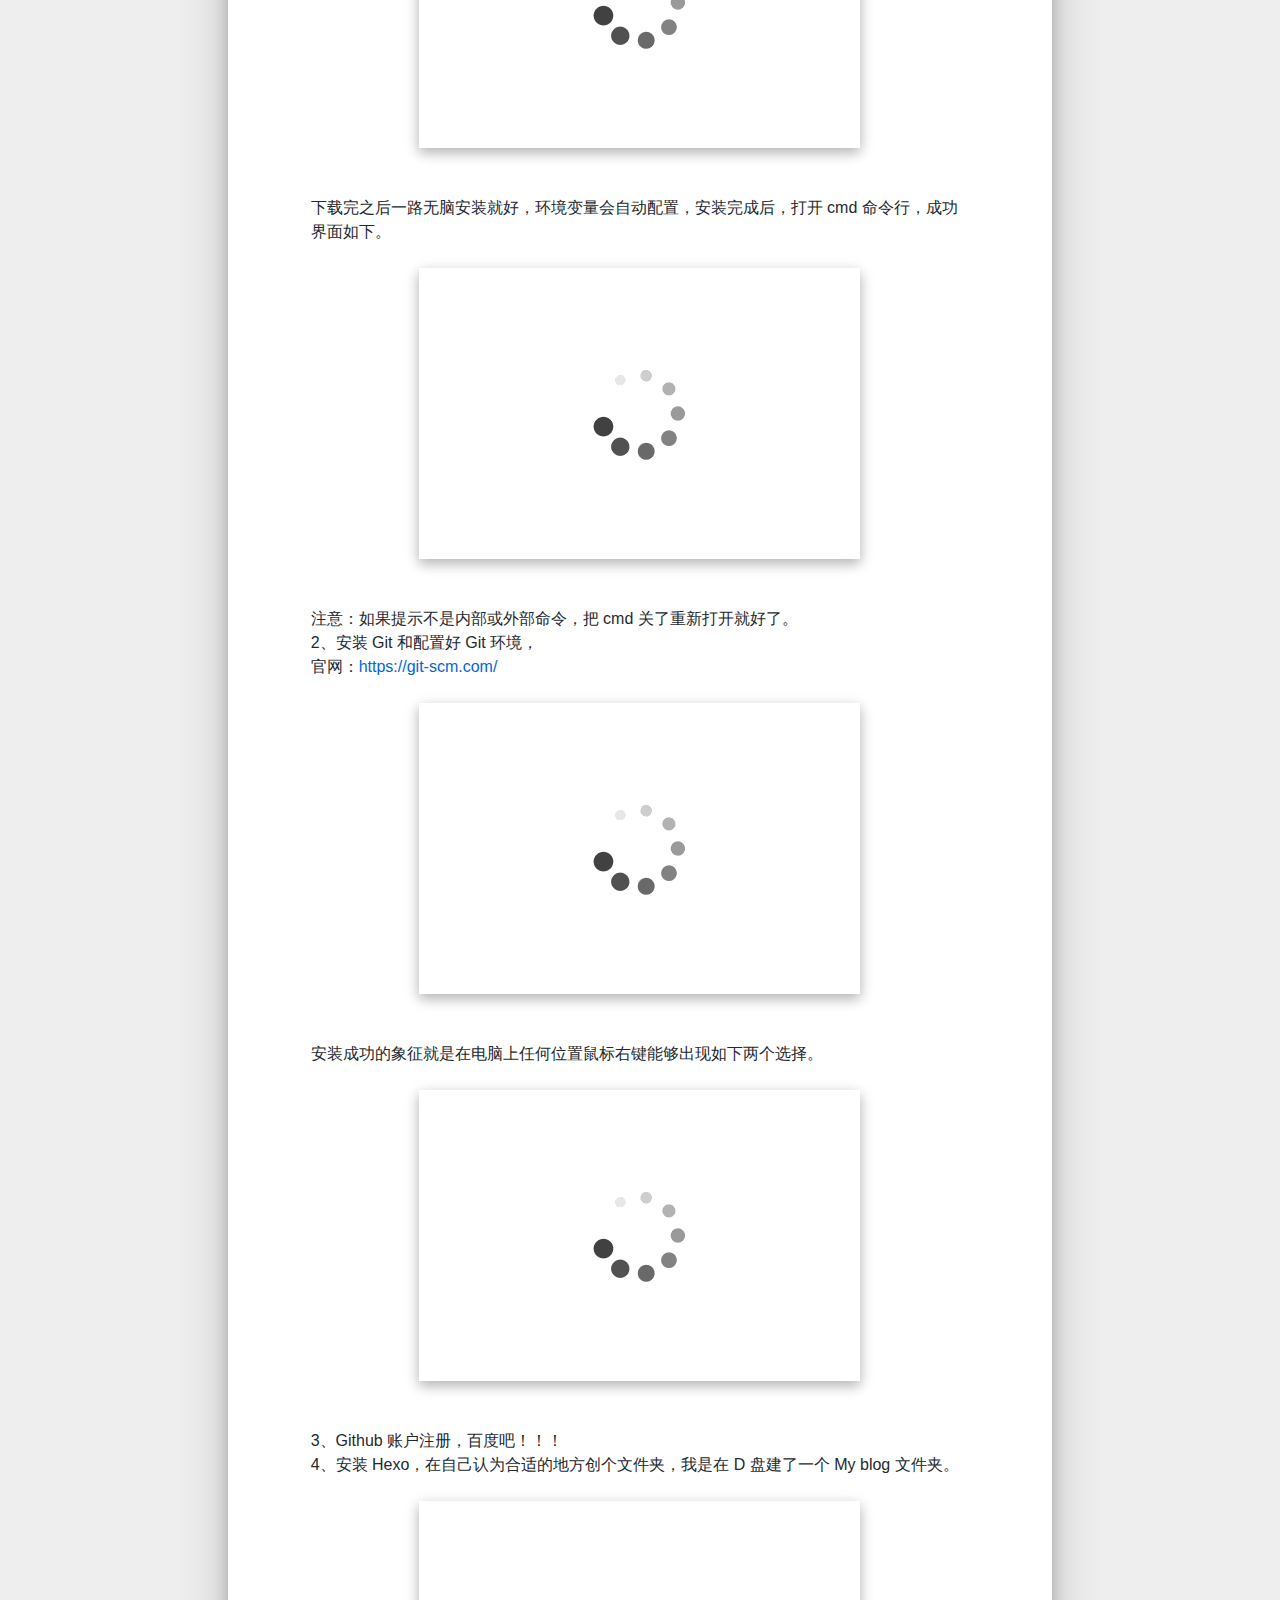
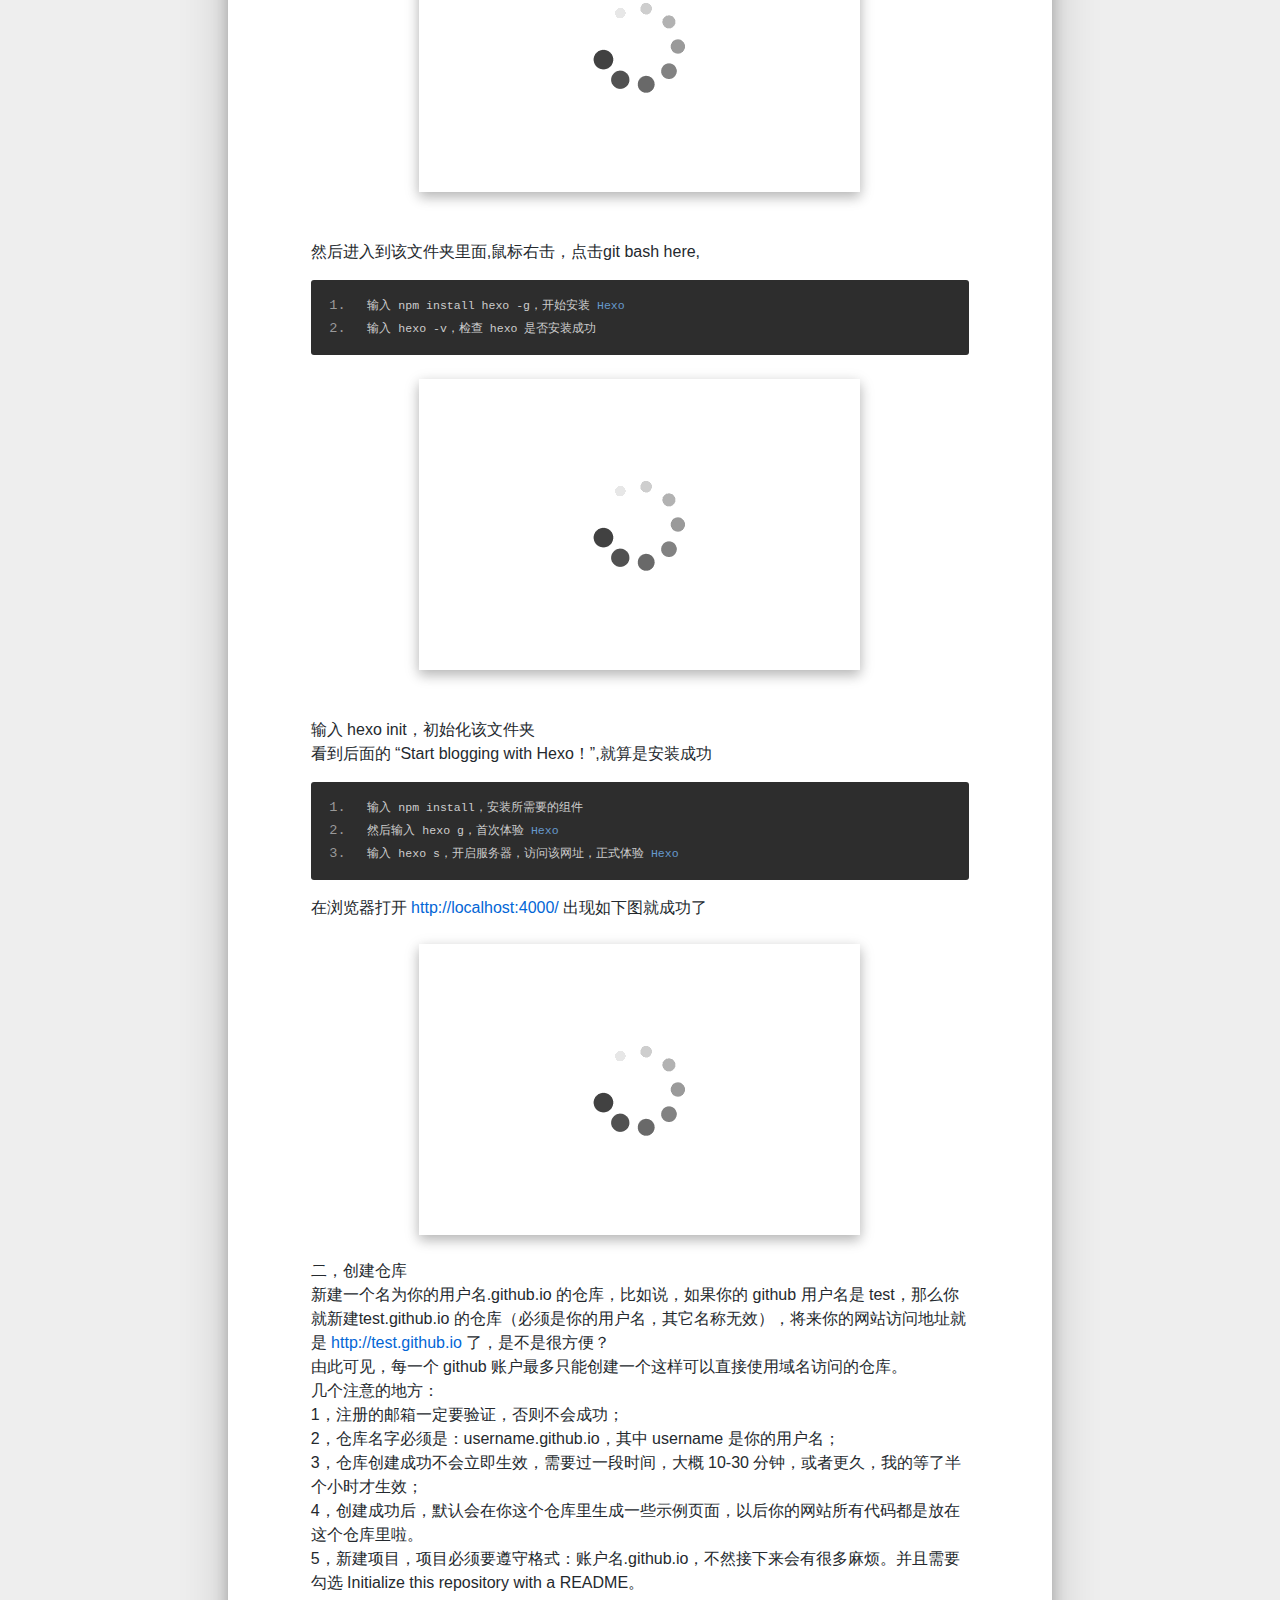
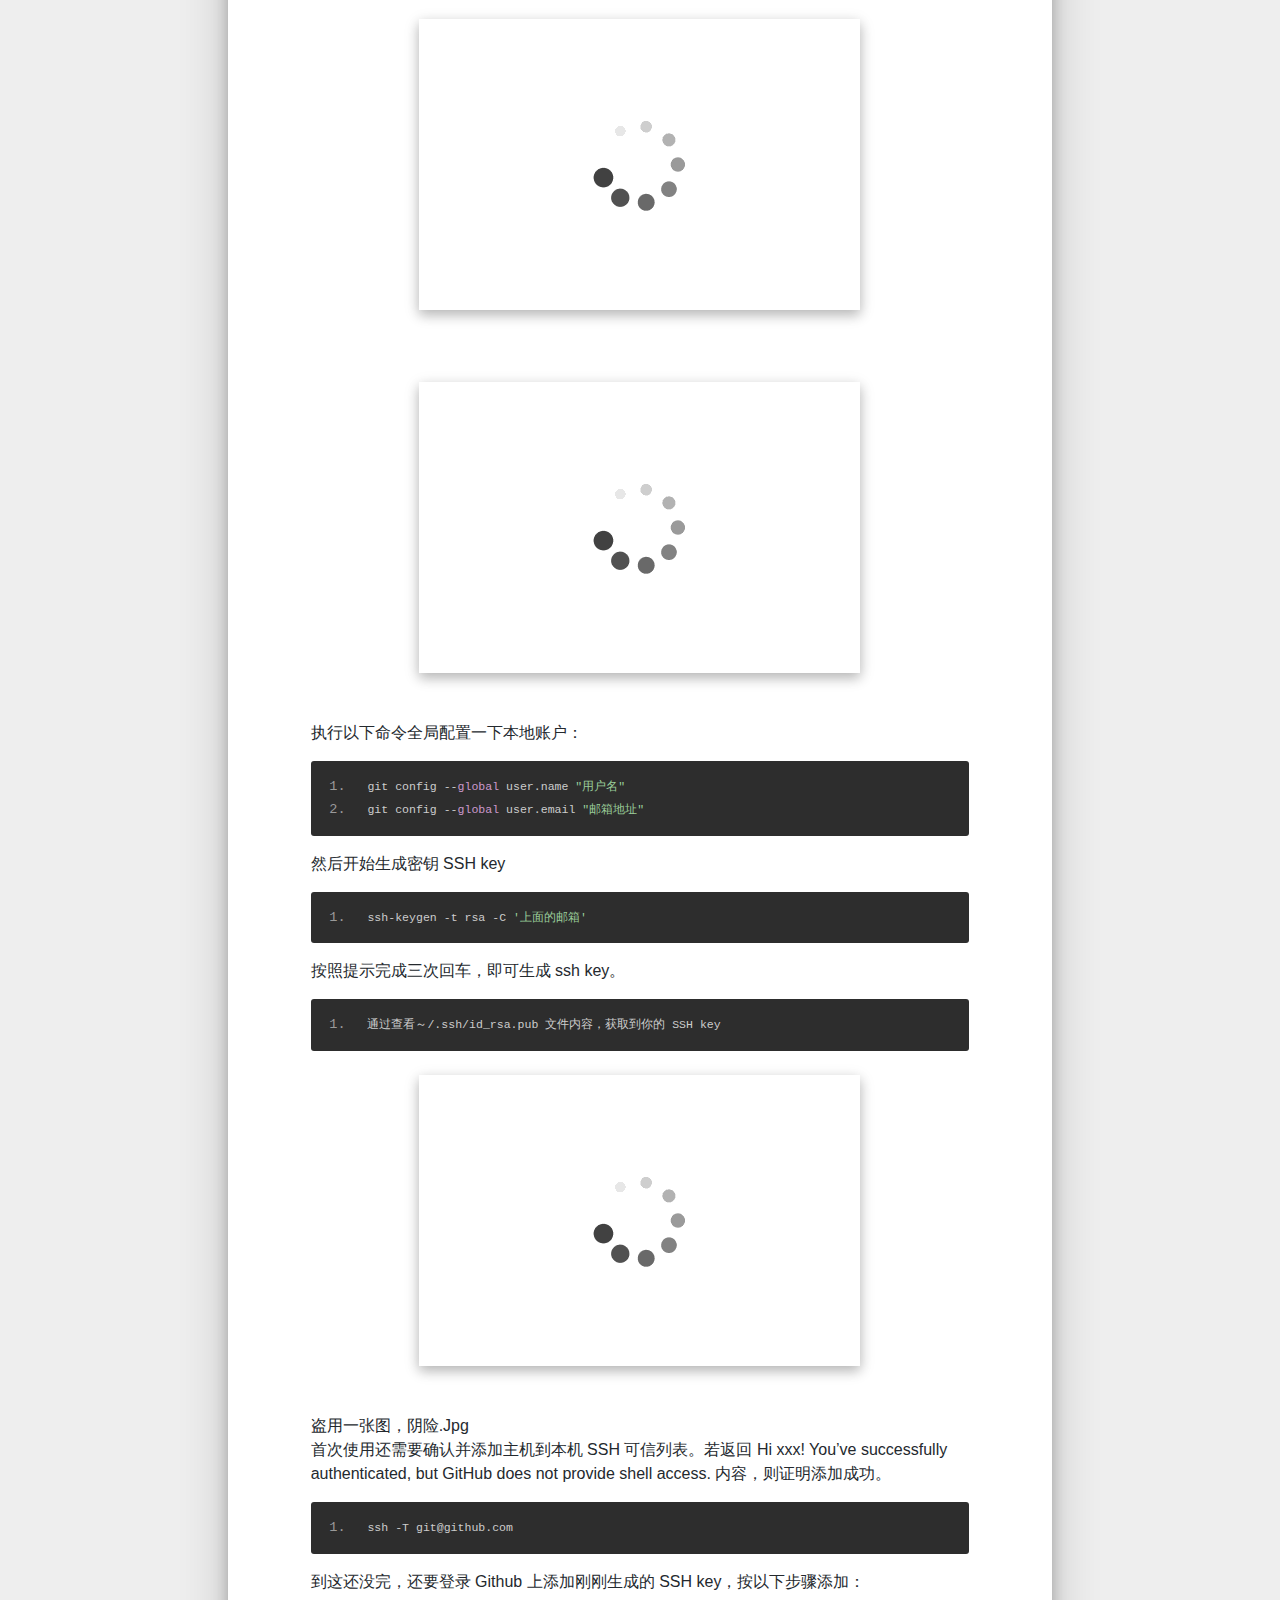
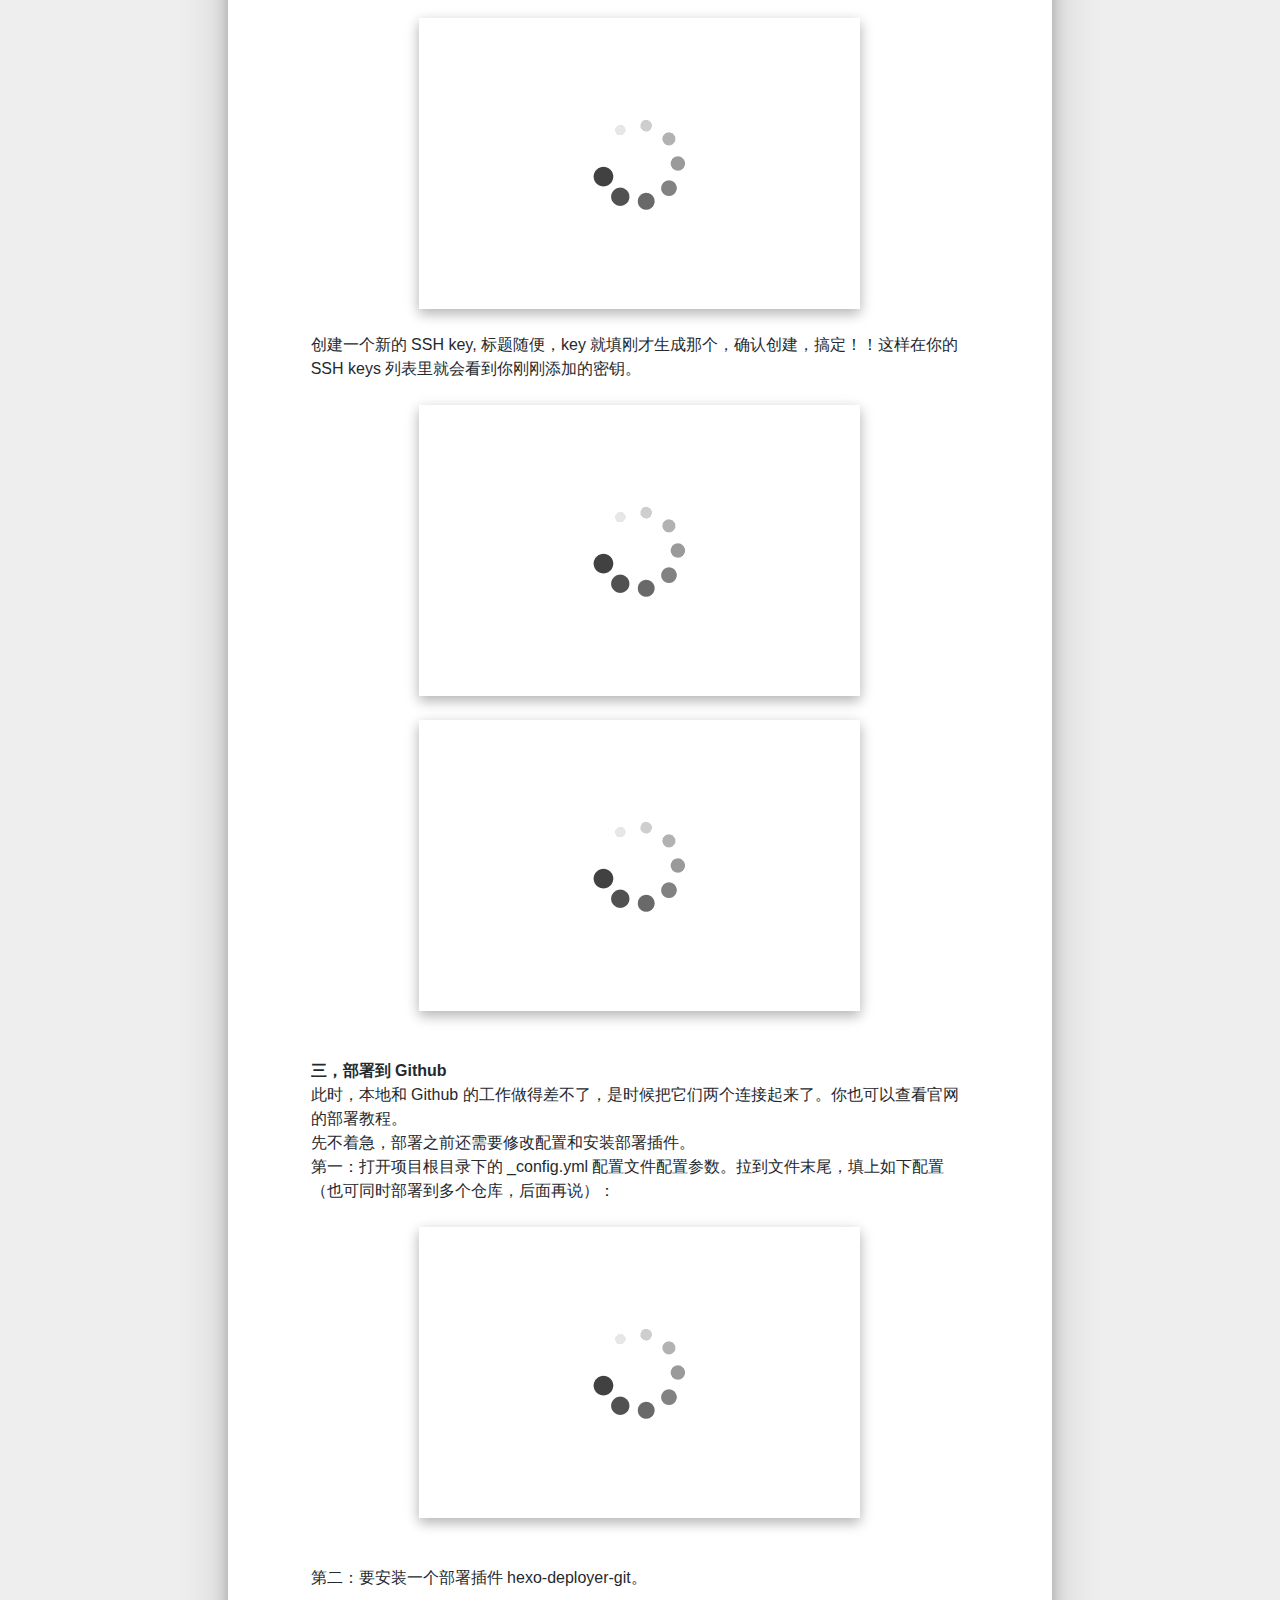
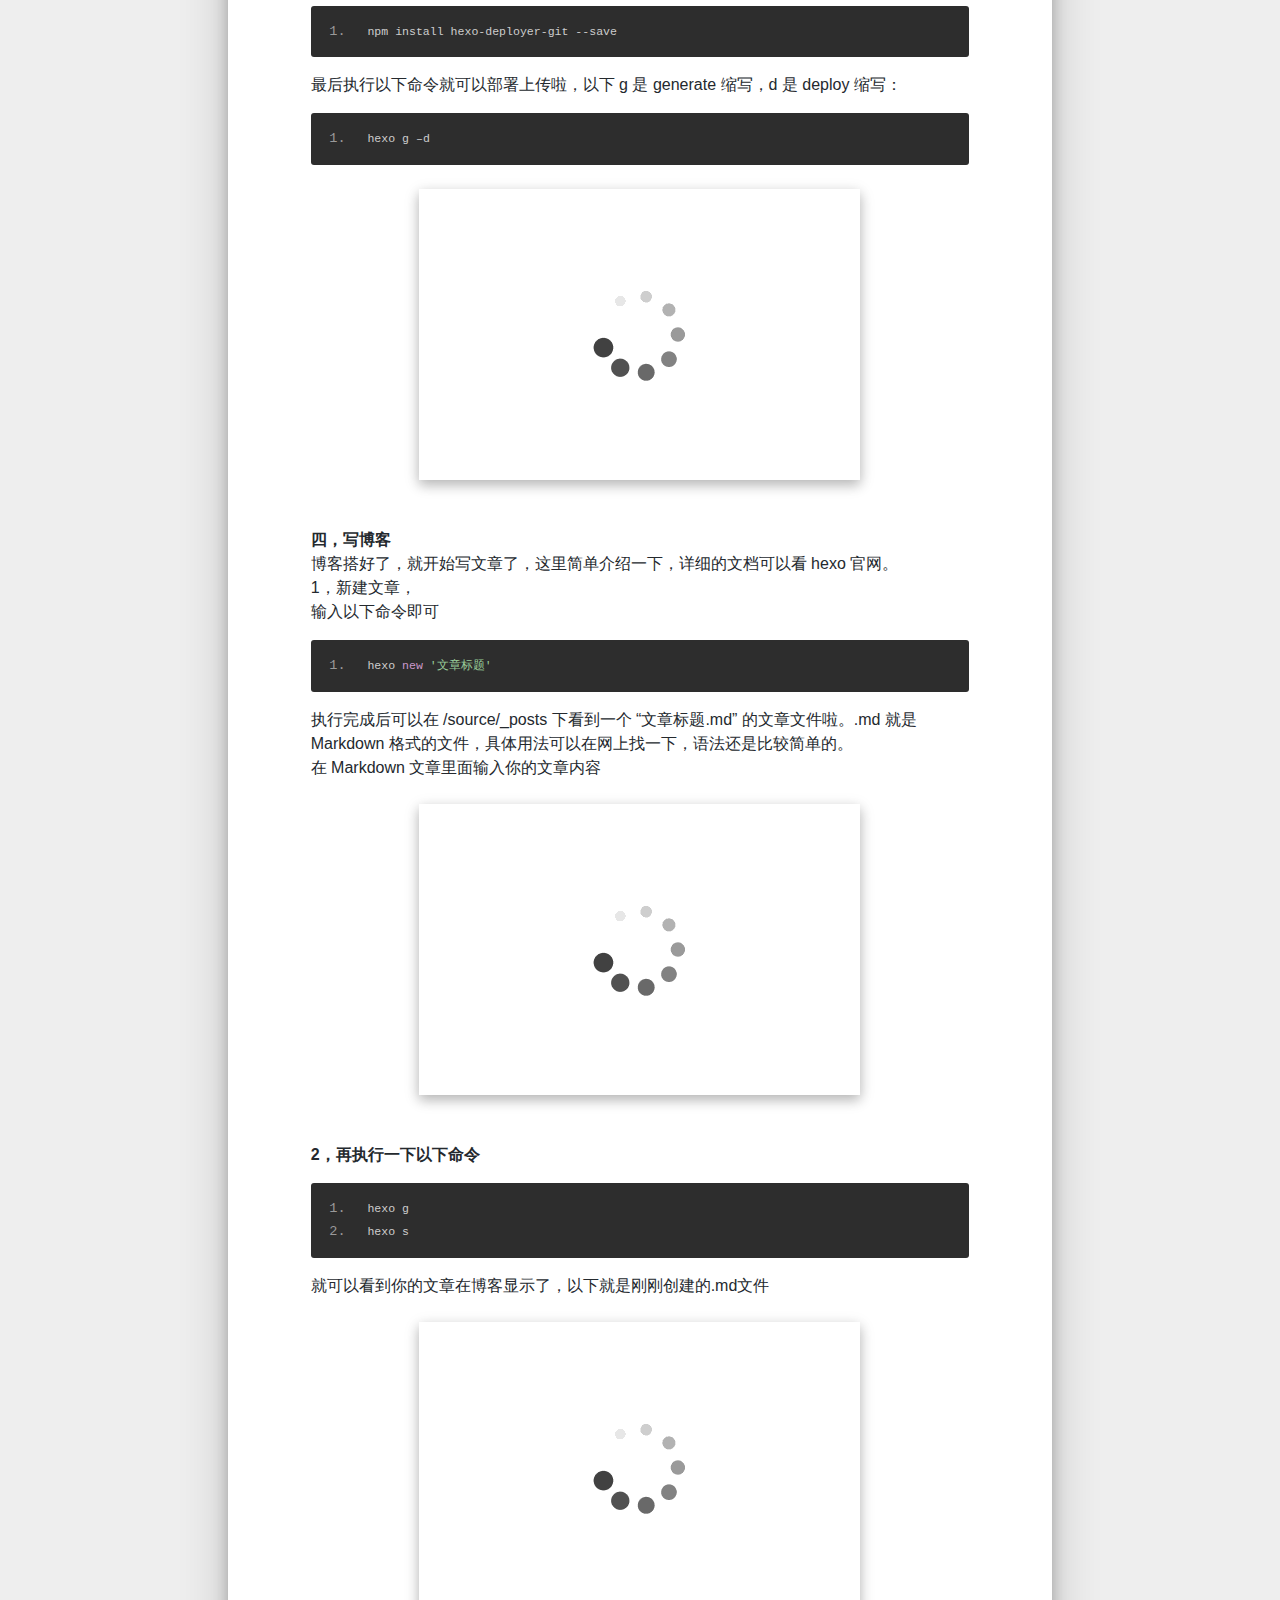
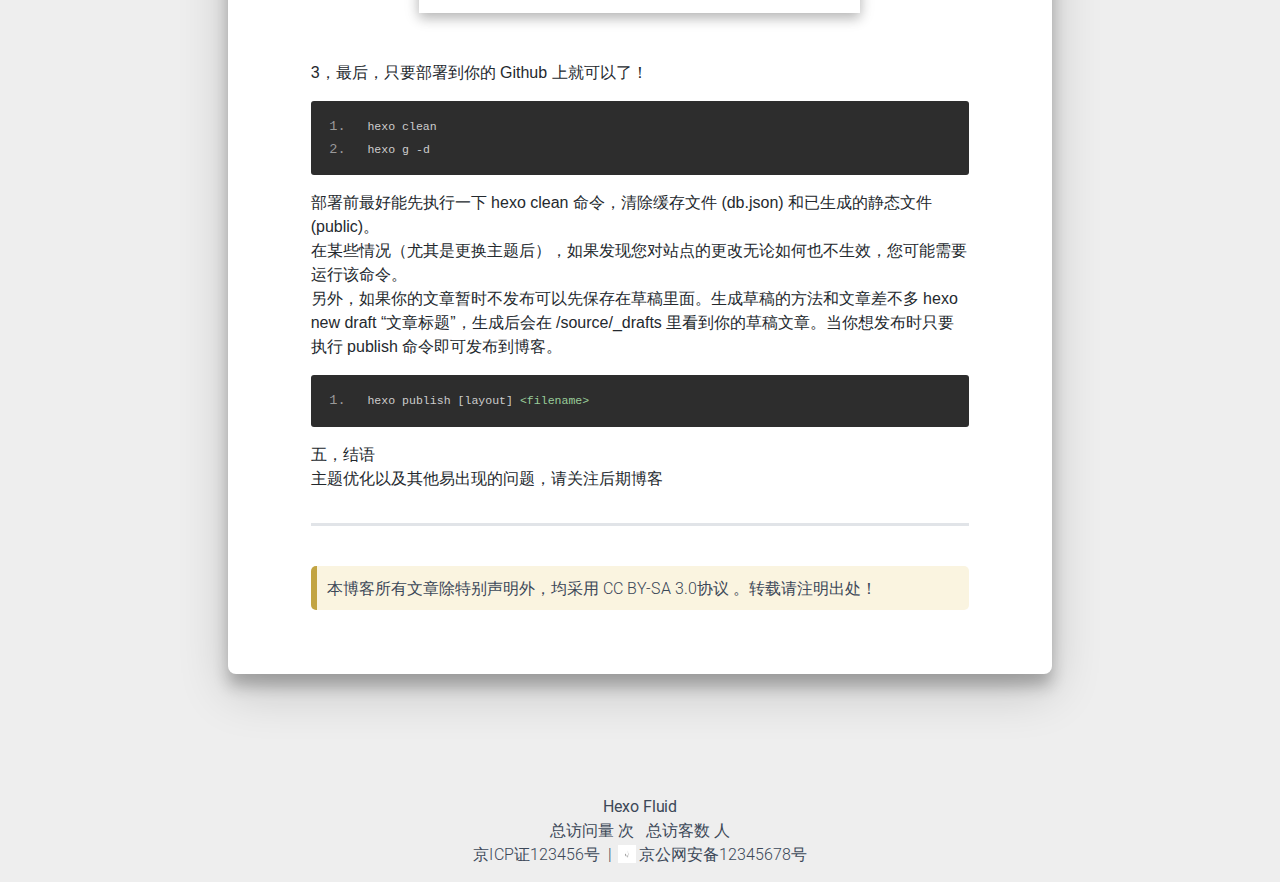
<file: 2019/12/16/博客搭建/index.html>
<!DOCTYPE html>
<html lang="en">





<head>
  <meta charset="UTF-8">
  <link rel="apple-touch-icon" sizes="76x76" href="/img/apple-touch-icon.png">
  <link rel="icon" type="image/png" href="/img/favicon.png">
  <meta name="viewport"
        content="width=device-width, initial-scale=1.0, maximum-scale=1.0, user-scalable=no, shrink-to-fit=no">
  <meta http-equiv="x-ua-compatible" content="ie=edge">
  <meta name="description" content="">
  <meta name="author" content="John Doe">
  <meta name="keywords" content="">
  <title>博客搭建 ~ Free Man</title>

  <link rel="stylesheet" href="/lib/font-awesome/css/all.min.css"  >
<link rel="stylesheet" href="/lib/bootstrap/css/bootstrap.min.css"  >
<link rel="stylesheet" href="/lib/mdbootstrap/css/mdb.min.css"  >
<link rel="stylesheet" href="/lib/github-markdown/github-markdown.min.css"  >

<link rel="stylesheet" href="//at.alicdn.com/t/font_1067060_qzomjdt8bmp.css">



  <link rel="stylesheet" href="/lib/prettify/tomorrow-night-eighties.min.css"  >

<link rel="stylesheet" href="/css/main.css"  >


  <link rel="stylesheet" href="/lib/fancybox/jquery.fancybox.min.css"  >


<meta name="generator" content="Hexo 4.1.1"></head>


<body>
  <header style="height: 70vh;">
    <nav id="navbar" class="navbar fixed-top  navbar-expand-lg navbar-dark scrolling-navbar">
  <div class="container">
    <a class="navbar-brand"
       href="/">&nbsp;<strong>Free Man</strong>&nbsp;</a>

    <button id="navbar-toggler-btn" class="navbar-toggler" type="button" data-toggle="collapse"
            data-target="#navbarSupportedContent"
            aria-controls="navbarSupportedContent" aria-expanded="false" aria-label="Toggle navigation">
      <div class="animated-icon"><span></span><span></span><span></span></div>
    </button>

    <!-- Collapsible content -->
    <div class="collapse navbar-collapse" id="navbarSupportedContent">
      <ul class="navbar-nav ml-auto text-center">
        
          
          
          
          <li class="nav-item">
            <a class="nav-link" href="/">Home</a>
          </li>
        
          
          
          
          <li class="nav-item">
            <a class="nav-link" href="/archives/">Archives</a>
          </li>
        
          
          
          
          <li class="nav-item">
            <a class="nav-link" href="/categories/">Categories</a>
          </li>
        
          
          
          
          <li class="nav-item">
            <a class="nav-link" href="/tags/">Tags</a>
          </li>
        
          
          
          
          <li class="nav-item">
            <a class="nav-link" href="/about/">About</a>
          </li>
        
        
          <li class="nav-item" id="search-btn">
            <a class="nav-link" data-toggle="modal" data-target="#modalSearch">&nbsp;&nbsp;<i
                class="iconfont icon-search"></i>&nbsp;&nbsp;</a>
          </li>
        
      </ul>
    </div>
  </div>
</nav>

    <div class="view intro-2" id="background"
         style="background: url('/img/default.png')no-repeat center center;
           background-size: cover;
           background-attachment: scroll;">
      <div class="full-bg-img">
        <div class="mask rgba-black-light flex-center">
          <div class="container text-center white-text fadeInUp">
            <span class="h2" id="subtitle">
              
            </span>

            
              <br>
              
                <p class="mt-3">
                  <i class="fas fa-calendar-alt" aria-hidden="true"></i>&nbsp;
                  Monday, December 16th 2019, 5:52 pm
                </p>
              

              <p>
                
                  
                  &nbsp;<i class="far fa-chart-bar"></i>
                  <span class="post-count">
                    1.8k 字
                  </span>&nbsp;
                

                
                  
                  &nbsp;<i class="far fa-clock"></i>
                  <span class="post-count">
                      6 分钟
                  </span>&nbsp;
                

                
                  <!-- 不蒜子统计文章PV -->
                  
                  &nbsp;<i class="far fa-eye" aria-hidden="true"></i>&nbsp;
                  <span id="busuanzi_container_page_pv">
                    <span id="busuanzi_value_page_pv"></span> 次
                  </span>&nbsp;
                
              </p>
            
          </div>

          
        </div>
      </div>
    </div>
  </header>

  <main>
    
      

<div class="container-fluid">
  <div class="row">
    <div class="d-none d-lg-block col-lg-2"></div>
    <div class="col-lg-8 nopadding-md">
      <div class="py-5 z-depth-3" id="board">
        <div class="post-content mx-auto" id="post">
          <div class="markdown-body">
            <hr>
<p>title: 博客搭建<br>date: 2019-12-16 17:52:30<br>tags:<br><strong>—基于 Hexo 框架搭建个人博客 blog</strong><br>  作为一个博客新人，搭建这个博客花了不少力气，毕竟是第一次，所以我想到可能会有人跟我一样，在搭建博客时会遇到一些问题，所以写一篇简单的教程教大家如何搭建一个个人博客！ 注：此博客只为新人搭建博客做参考，大神可略过！<br><strong>前言</strong><br>使用软件：git ，Node ++,  hexo框架，node.js, npm<br>一，前言<br>体验更加排版请访问原文链接：<a href="https://lzk0717.github.io/" target="_blank" rel="noopener">https://lzk0717.github.io/</a></p>
<p>使用 github pages 服务搭建博客的好处有：<br>1，全是静态文件，访问速度快；<br>2，免费方便，不用花一分钱就可以搭建一个自由的个人博客，不需要服务器不需要后台；可以随意绑定自己的域名，不仔细看的话根本看不出来你的网站是基于 github 的；<br>3，数据绝对安全，基于 github 的版本管理，想恢复到哪个历史版本都行；博客内容可以轻松打包、转移、发布到其它平台；<br><strong>准备工作</strong><br>在开始一切之前，你必须已经：<br>1，github 账号，没有的话去注册一个；<br>2，安装了 node.js、npm，并了解相关基础知识；<br>3，安装了 git for windows（或者其它 git 客户端）<br><strong>本文所使用的环境：</strong><br>Windows<br><a href="http://nodejs.cn/" target="_blank" rel="noopener">node.js</a><br><a href="https://git-scm.com" target="_blank" rel="noopener">git</a><br>hexo!<br>搭建 github 博客<br>环境搭建：<br>1、安装 Node.js 和配置好 Node.js 环境。下载链接如下：Node.js 下载 找到 DOWNLOADS, 我的是 win10 系统，所以下载 Windows 版本<br><img src="https://img-blog.csdnimg.cn/20191218163414862.png?x-oss-process=image/watermark,type_ZmFuZ3poZW5naGVpdGk,shadow_10,text_aHR0cHM6Ly9ibG9nLmNzZG4ubmV0L3FxXzQyMjQ0NzM0,size_16,color_FFFFFF,t_70" srcset="/img/loading.gif" alt="在这里插入图片描述"><br>下载完之后一路无脑安装就好，环境变量会自动配置，安装完成后，打开 cmd 命令行，成功界面如下。<br><img src="https://img-blog.csdnimg.cn/20191218163424366.png" srcset="/img/loading.gif" alt="在这里插入图片描述"><br>注意：如果提示不是内部或外部命令，把 cmd 关了重新打开就好了。<br>2、安装 Git 和配置好 Git 环境，<br>官网：<a href="https://git-scm.com/" target="_blank" rel="noopener">https://git-scm.com/</a><br><img src="https://img-blog.csdnimg.cn/20191218163508242.png?x-oss-process=image/watermark,type_ZmFuZ3poZW5naGVpdGk,shadow_10,text_aHR0cHM6Ly9ibG9nLmNzZG4ubmV0L3FxXzQyMjQ0NzM0,size_16,color_FFFFFF,t_70" srcset="/img/loading.gif" alt="在这里插入图片描述"><br>安装成功的象征就是在电脑上任何位置鼠标右键能够出现如下两个选择。</p>
<p><img src="https://img-blog.csdnimg.cn/20191218163515175.png" srcset="/img/loading.gif" alt="在这里插入图片描述"><br>3、Github 账户注册，百度吧！！！<br>4、安装 Hexo，在自己认为合适的地方创个文件夹，我是在 D 盘建了一个 My blog 文件夹。<br><img src="https://img-blog.csdnimg.cn/20191218163552181.png?x-oss-process=image/watermark,type_ZmFuZ3poZW5naGVpdGk,shadow_10,text_aHR0cHM6Ly9ibG9nLmNzZG4ubmV0L3FxXzQyMjQ0NzM0,size_16,color_FFFFFF,t_70" srcset="/img/loading.gif" alt="在这里插入图片描述"><br>然后进入到该文件夹里面,鼠标右击，点击git bash here, </p>
<pre><code class="bash">输入 npm install hexo -g，开始安装 Hexo
输入 hexo -v，检查 hexo 是否安装成功
</code></pre>
<p><img src="https://img-blog.csdnimg.cn/20191218163604992.png?x-oss-process=image/watermark,type_ZmFuZ3poZW5naGVpdGk,shadow_10,text_aHR0cHM6Ly9ibG9nLmNzZG4ubmV0L3FxXzQyMjQ0NzM0,size_16,color_FFFFFF,t_70" srcset="/img/loading.gif" alt="在这里插入图片描述"><br>输入 hexo init，初始化该文件夹<br>看到后面的 “Start blogging with Hexo！”,就算是安装成功</p>
<pre><code class="bash">输入 npm install，安装所需要的组件
然后输入 hexo g，首次体验 Hexo
输入 hexo s，开启服务器，访问该网址，正式体验 Hexo</code></pre>
<p>在浏览器打开 <a href="http://localhost:4000/" target="_blank" rel="noopener">http://localhost:4000/</a> 出现如下图就成功了<br><img src="https://img-blog.csdnimg.cn/20191218163614783.png?x-oss-process=image/watermark,type_ZmFuZ3poZW5naGVpdGk,shadow_10,text_aHR0cHM6Ly9ibG9nLmNzZG4ubmV0L3FxXzQyMjQ0NzM0,size_16,color_FFFFFF,t_70" srcset="/img/loading.gif" alt="在这里插入图片描述"></p>
<p>二，创建仓库<br>新建一个名为你的用户名.github.io 的仓库，比如说，如果你的 github 用户名是 test，那么你就新建test.github.io 的仓库（必须是你的用户名，其它名称无效），将来你的网站访问地址就是 <a href="http://test.github.io" target="_blank" rel="noopener">http://test.github.io</a> 了，是不是很方便？<br>由此可见，每一个 github 账户最多只能创建一个这样可以直接使用域名访问的仓库。<br>几个注意的地方：<br>1，注册的邮箱一定要验证，否则不会成功；<br>2，仓库名字必须是：username.github.io，其中 username 是你的用户名；<br>3，仓库创建成功不会立即生效，需要过一段时间，大概 10-30 分钟，或者更久，我的等了半个小时才生效；<br>4，创建成功后，默认会在你这个仓库里生成一些示例页面，以后你的网站所有代码都是放在这个仓库里啦。<br>5，新建项目，项目必须要遵守格式：账户名.github.io，不然接下来会有很多麻烦。并且需要勾选 Initialize this repository with a README。<br><img src="https://img-blog.csdnimg.cn/20191218163635630.png?x-oss-process=image/watermark,type_ZmFuZ3poZW5naGVpdGk,shadow_10,text_aHR0cHM6Ly9ibG9nLmNzZG4ubmV0L3FxXzQyMjQ0NzM0,size_16,color_FFFFFF,t_70" srcset="/img/loading.gif" alt="在这里插入图片描述"><br><img src="https://img-blog.csdnimg.cn/20191218163641479.png?x-oss-process=image/watermark,type_ZmFuZ3poZW5naGVpdGk,shadow_10,text_aHR0cHM6Ly9ibG9nLmNzZG4ubmV0L3FxXzQyMjQ0NzM0,size_16,color_FFFFFF,t_70" srcset="/img/loading.gif" alt="在这里插入图片描述"><br>执行以下命令全局配置一下本地账户：</p>
<pre><code class="bash">git config --global user.name &quot;用户名&quot;
git config --global user.email &quot;邮箱地址&quot;</code></pre>
<p>然后开始生成密钥 SSH key</p>
<pre><code class="bash">ssh-keygen -t rsa -C &#39;上面的邮箱&#39;</code></pre>
<p>按照提示完成三次回车，即可生成 ssh key。</p>
<pre><code class="bash">通过查看～/.ssh/id_rsa.pub 文件内容，获取到你的 SSH key</code></pre>
<p><img src="https://img-blog.csdnimg.cn/20191218164027965.png?x-oss-process=image/watermark,type_ZmFuZ3poZW5naGVpdGk,shadow_10,text_aHR0cHM6Ly9ibG9nLmNzZG4ubmV0L3FxXzQyMjQ0NzM0,size_16,color_FFFFFF,t_70" srcset="/img/loading.gif" alt="在这里插入图片描述"><br>盗用一张图，阴险.Jpg<br>首次使用还需要确认并添加主机到本机 SSH 可信列表。若返回 Hi xxx! You’ve successfully authenticated, but GitHub does not provide shell access. 内容，则证明添加成功。</p>
<pre><code class="bash">ssh -T git@github.com</code></pre>
<p>到这还没完，还要登录 Github 上添加刚刚生成的 SSH key，按以下步骤添加：<img src="https://img-blog.csdnimg.cn/20191218164114294.png" srcset="/img/loading.gif" alt="在这里插入图片描述"></p>
<p>创建一个新的 SSH key, 标题随便，key 就填刚才生成那个，确认创建，搞定！！这样在你的 SSH keys 列表里就会看到你刚刚添加的密钥。</p>
<p><img src="https://img-blog.csdnimg.cn/20191218164135586.png?x-oss-process=image/watermark,type_ZmFuZ3poZW5naGVpdGk,shadow_10,text_aHR0cHM6Ly9ibG9nLmNzZG4ubmV0L3FxXzQyMjQ0NzM0,size_16,color_FFFFFF,t_70" srcset="/img/loading.gif" alt="在这里插入图片描述"></p>
<p><img src="https://img-blog.csdnimg.cn/20191218164144208.png?x-oss-process=image/watermark,type_ZmFuZ3poZW5naGVpdGk,shadow_10,text_aHR0cHM6Ly9ibG9nLmNzZG4ubmV0L3FxXzQyMjQ0NzM0,size_16,color_FFFFFF,t_70" srcset="/img/loading.gif" alt="在这里插入图片描述"><br><strong>三，部署到 Github</strong><br>此时，本地和 Github 的工作做得差不了，是时候把它们两个连接起来了。你也可以查看官网的部署教程。<br>先不着急，部署之前还需要修改配置和安装部署插件。<br>第一：打开项目根目录下的 _config.yml 配置文件配置参数。拉到文件末尾，填上如下配置（也可同时部署到多个仓库，后面再说）：</p>
<p><img src="https://img-blog.csdnimg.cn/20191218164231714.png" srcset="/img/loading.gif" alt="在这里插入图片描述"><br>第二：要安装一个部署插件 hexo-deployer-git。</p>
<pre><code class="bash">npm install hexo-deployer-git --save</code></pre>
<p>最后执行以下命令就可以部署上传啦，以下 g 是 generate 缩写，d 是 deploy 缩写：</p>
<pre><code class="bash">hexo g –d
</code></pre>
<p><img src="https://img-blog.csdnimg.cn/2019121816425742.png?x-oss-process=image/watermark,type_ZmFuZ3poZW5naGVpdGk,shadow_10,text_aHR0cHM6Ly9ibG9nLmNzZG4ubmV0L3FxXzQyMjQ0NzM0,size_16,color_FFFFFF,t_70" srcset="/img/loading.gif" alt="在这里插入图片描述"><br><strong>四，写博客</strong><br>  博客搭好了，就开始写文章了，这里简单介绍一下，详细的文档可以看 hexo 官网。<br>1，新建文章，<br>输入以下命令即可</p>
<pre><code class="bash">hexo new &#39;文章标题&#39;</code></pre>
<p>执行完成后可以在 /source/_posts 下看到一个 “文章标题.md” 的文章文件啦。.md 就是 Markdown 格式的文件，具体用法可以在网上找一下，语法还是比较简单的。<br>在 Markdown 文章里面输入你的文章内容<br><img src="https://img-blog.csdnimg.cn/2019121816435087.png?x-oss-process=image/watermark,type_ZmFuZ3poZW5naGVpdGk,shadow_10,text_aHR0cHM6Ly9ibG9nLmNzZG4ubmV0L3FxXzQyMjQ0NzM0,size_16,color_FFFFFF,t_70" srcset="/img/loading.gif" alt="在这里插入图片描述"><br><strong>2，再执行一下以下命令</strong></p>
<pre><code class="bash">hexo g
hexo s</code></pre>
<p>就可以看到你的文章在博客显示了，以下就是刚刚创建的.md文件<br><img src="https://img-blog.csdnimg.cn/20191218164446526.png?x-oss-process=image/watermark,type_ZmFuZ3poZW5naGVpdGk,shadow_10,text_aHR0cHM6Ly9ibG9nLmNzZG4ubmV0L3FxXzQyMjQ0NzM0,size_16,color_FFFFFF,t_70" srcset="/img/loading.gif" alt="在这里插入图片描述"><br>3，最后，只要部署到你的 Github 上就可以了！</p>
<pre><code class="bash">hexo clean
hexo g -d</code></pre>
<p>   部署前最好能先执行一下 hexo clean 命令，清除缓存文件 (db.json) 和已生成的静态文件 (public)。<br>  在某些情况（尤其是更换主题后），如果发现您对站点的更改无论如何也不生效，您可能需要运行该命令。<br>另外，如果你的文章暂时不发布可以先保存在草稿里面。生成草稿的方法和文章差不多 hexo new draft “文章标题”，生成后会在 /source/_drafts 里看到你的草稿文章。当你想发布时只要执行 publish 命令即可发布到博客。</p>
<pre><code class="bash">hexo publish [layout] &lt;filename&gt;</code></pre>
<p>五，结语<br> 主题优化以及其他易出现的问题，请关注后期博客</p>

            <hr>
          </div>
          <br>
          <div>
            <p>
            
            
            </p>
            
              <p class="note note-warning">本博客所有文章除特别声明外，均采用 <a href="https://zh.wikipedia.org/wiki/Wikipedia:CC_BY-SA_3.0%E5%8D%8F%E8%AE%AE%E6%96%87%E6%9C%AC" target="_blank" rel="nofollow noopener noopener">CC BY-SA 3.0协议</a> 。转载请注明出处！</p>
            
          </div>
        </div>
      </div>
    </div>
    <div class="d-none d-lg-block col-lg-2 toc-container">
      
  <div id="toc">
    <p class="h4"><i class="far fa-list-alt"></i>&nbsp;TOC</p>
    <div id="tocbot"></div>
  </div>

    </div>
  </div>
</div>

<!-- custom -->


<!-- Comments -->
<div class="col-lg-7 mx-auto nopadding-md">
  <div class="container comments mx-auto" id="comments">
    
      <br><br>
      
      

    
  </div>
</div>

    
  </main>

  
    <a class="z-depth-1" id="scroll-top-button" href="#" role="button">
      <i class="fa fa-chevron-up scroll-top-arrow" aria-hidden="true"></i>
    </a>
  

  
    <div class="modal fade" id="modalSearch" tabindex="-1" role="dialog" aria-labelledby="ModalLabel"
     aria-hidden="true">
  <div class="modal-dialog modal-dialog-scrollable modal-lg" role="document">
    <div class="modal-content">
      <div class="modal-header text-center">
        <h4 class="modal-title w-100 font-weight-bold">Search</h4>
        <button type="button" id="local-search-close" class="close" data-dismiss="modal" aria-label="Close">
          <span aria-hidden="true">&times;</span>
        </button>
      </div>
      <div class="modal-body mx-3">
        <div class="md-form mb-5">
          <input type="text" id="local-search-input" class="form-control validate">
          <label data-error="x" data-success="v"
                 for="local-search-input">keyword</label>
        </div>
        <div class="list-group" id="local-search-result"></div>
      </div>
    </div>
  </div>
</div>
  

  <footer class="mt-5">
  <div class="text-center py-3">
    <a href="https://hexo.io" target="_blank" rel="nofollow noopener"><b>Hexo</b></a>
    <i class="iconfont icon-love"></i>
    <a href="https://github.com/fluid-dev/hexo-theme-fluid" target="_blank" rel="nofollow noopener"> <b>Fluid</b></a>
    <br>

    
  
    <!-- 不蒜子统计PV -->
    
    &nbsp;<span id="busuanzi_container_site_pv">总访问量 
          <span id="busuanzi_value_site_pv"></span> 次</span>&nbsp;
  
  
    <!-- 不蒜子统计UV -->
    
    &nbsp;<span id="busuanzi_container_site_uv">总访客数 
            <span id="busuanzi_value_site_uv"></span> 人</span>&nbsp;
  
  <br>



    
  <!-- 备案信息 -->
  <a href="http://beian.miit.gov.cn/" target="_blank"
     rel="nofollow noopener">京ICP证123456号</a>
  
    <a
      href="http://www.beian.gov.cn/portal/registerSystemInfo?recordcode=12345678"
      rel="nofollow noopener"
      class="police-beian"
      target="_blank"
    >
      <span class="police-beian-sep">&nbsp;|&nbsp;</span>
      
        <img src="/img/police_beian.png" srcset="/img/loading.gif" />
      
      <span>京公网安备12345678号</span>
    </a>
  


  </div>
</footer>

<!-- SCRIPTS -->
<script src="/lib/jquery/jquery.min.js" ></script>
<script src="/lib/popper/popper.min.js" ></script>
<script src="/lib/bootstrap/js/bootstrap.min.js" ></script>
<script src="/lib/mdbootstrap/js/mdb.min.js" ></script>
<script src="/js/main.js" ></script>


  <script src="/js/lazyload.js" ></script>



  
    <script src="/lib/tocbot/tocbot.min.js" ></script>
  
  <script src="/js/post.js" ></script>



  <script src="/lib/smooth-scroll/smooth-scroll.min.js" ></script>



  <script async src="//busuanzi.ibruce.info/busuanzi/2.3/busuanzi.pure.mini.js" ></script>


<!-- Plugins -->


  

  

  

  

  




  <script src="/lib/prettify/prettify.min.js" ></script>
  <script>
    $(document).ready(function () {
      $('pre').addClass('prettyprint  linenums');
      prettyPrint();
    })
  </script>



  <script src="/lib/typed/typed.min.js" ></script>
  <script>
    var typed = new Typed('#subtitle', {
      strings: [
        '  ',
        "博客搭建&nbsp;",
      ],
      cursorChar: "_",
      typeSpeed: 70,
      loop: false,
    });
    typed.stop();
    $(document).ready(function () {
      $(".typed-cursor").addClass("h2");
      typed.start();
    });
  </script>



  <script src="/lib/anchor/anchor.min.js" ></script>
  <script>
    anchors.options = {
      placement: "right",
      visible: "false",
      
    };
    var el = "h1,h2,h3,h4,h5,h6".split(",");
    var res = [];
    for (item of el) {
      res.push(".markdown-body > " + item)
    }
    anchors.add(res.join(", "))
  </script>



  <script src="/js/local-search.js" ></script>
  <script>
    var path = "/local-search.xml";
    var inputArea = document.querySelector("#local-search-input");
    inputArea.onclick = function () {
      getSearchFile(path);
      this.onclick = null
    }
  </script>



  <script src="/lib/fancybox/jquery.fancybox.min.js" ></script>
  <script>
    $("#post img:not(.no-zoom img, img[no-zoom])").each(
      function () {
        var element = document.createElement("a");
        $(element).attr("data-fancybox", "images");
        $(element).attr("href", $(this).attr("src"));
        $(this).wrap(element);
      }
    );
  </script>





        <script type="text/javascript">
            //定义获取词语下标
            var a_idx = 0;
            jQuery(document).ready(function($) {
                //点击body时触发事件
                $("body").click(function(e) {
                //需要显示的词语
                var a = new Array("富强","民主", "文明", "和谐","自由", "平等", "公正","法治", "爱国", "敬业","诚信", "友善");
                //设置词语给span标签
                var $i = $("<span/>").text(a[a_idx]);
                //下标等于原来下标+1  余 词语总数
                a_idx = (a_idx + 1)% a.length;
                //获取鼠标指针的位置，分别相对于文档的左和右边缘。
                //获取x和y的指针坐标
                var x = e.pageX, y = e.pageY;
                //在鼠标的指针的位置给$i定义的span标签添加css样式
                $i.css({"z-index" : 999999999999999999999999999999999999999999999999999999999999999999999,
                    "top" : y - 20,
                    "left" : x,
                    "position" : "absolute",
                    "font-weight" : "bold",
                    "color" : "#ff6651"
                    });
                //在body添加这个标签
                $("body").append($i);
                    //animate() 方法执行 CSS 属性集的自定义动画。
                    //该方法通过CSS样式将元素从一个状态改变为另一个状态。CSS属性值是逐渐改变的，这样就可以创建动画效果。
                    //详情请看http://www.w3school.com.cn/jquery/effect_animate.asp
                    $i.animate({
                    //将原来的位置向上移动180
                        "top" : y - 180,
                            "opacity" : 0
                     //1500动画的速度
                    }, 1500, function() {
                    //时间到了自动删除
                        $i.remove();
                    });
                });
            })
                ;
            </script>  
  
  





</body>
</html>
</file>
<file: css/main.css>
html,
body,
header,
.view {
  height: 100%;
  overflow-wrap: break-word;
}
body {
  background-color: #eee;
  color: #3c4858;
}
body a {
  color: #3c4858;
}
body a:hover {
  color: #1abc9c;
}
.hover-with-bg {
  display: inline-block;
  padding: 0.45rem;
}
.hover-with-bg:hover {
  background-color: #f8f9fa !important;
}
.visitors {
  font-size: 0.8em;
  padding: 0.45rem;
  float: right;
}
#board {
  position: relative;
  margin-top: -3rem;
  background-color: #fff;
  border-radius: 0.5rem;
  z-index: 3;
}
@media (max-width: 768px) {
  header .h2 {
    font-size: 1.5rem;
  }
  .nopadding-md {
    padding-left: 0 !important;
    padding-right: 0 !important;
  }
}
.row {
  padding-top: 0.5rem;
  padding-bottom: 0.5rem;
}
#local-search-result .search-list-title {
  border-left: 3px solid #0d47a1;
}
#local-search-result .search-list-content {
  padding: 0 1.25rem;
}
.markdown-body hr {
  height: 0.2em;
  margin: 2rem 0;
}
.markdown-body strong {
  font-weight: bold;
}
.list-group-item {
  border: 0;
}
.page-link {
  font-size: 1.1rem;
}
.navbar {
  background-color: transparent;
  font-size: 0.875rem;
  color: white;
}
.navbar a {
  color: white;
}
.navbar a:hover {
  background-color: rgba(0,0,0,0.1);
}
.navbar-custom {
  color: white;
}
.navbar-custom a {
  color: white;
}
.top-nav-collapse {
  background-color: #2f4154;
}
.navbar-col-show {
  background-color: #2f4154;
}
@media (max-width: 768px) {
  .navbar {
    font-size: 1rem;
    line-height: 2.5rem;
  }
}
.pagination a,
.pagination .current {
  outline: 0;
  border: 0;
  background-color: transparent;
  font-size: 0.9rem;
  padding: 0.5rem 0.75rem;
  line-height: 1.25;
  -webkit-border-radius: 0.125rem;
  border-radius: 0.125rem;
  -webkit-transition: all 0.3s linear;
  -o-transition: all 0.3s linear;
  transition: all 0.3s linear;
}
.pagination a:hover,
.pagination .current {
  background-color: #eee;
}
.scroll-down-bar {
  position: absolute;
  width: 100%;
  font-size: 2rem;
  height: 8rem;
  text-align: center;
  cursor: pointer;
  bottom: 0;
}
.scroll-down-arrow {
  position: absolute;
  padding-top: 2rem;
  color: #fff;
  -webkit-transform: translateZ(0);
  -moz-transform: translateZ(0);
  -ms-transform: translateZ(0);
  -o-transform: translateZ(0);
  transform: translateZ(0);
  -webkit-animation: scroll-down 1.5s infinite;
  animation: scroll-down 1.5s infinite;
}
#scroll-top-button {
  position: fixed;
  background: #fff;
  border-radius: 4px;
  width: 40px;
  height: 40px;
  bottom: -60px;
  -webkit-transition: bottom 0.3s ease;
  -moz-transform: bottom 0.3s ease;
  -ms-transform: bottom 0.3s ease;
  -o-transform: bottom 0.3s ease;
  transition: bottom 0.3s ease;
  outline: none;
  display: flex;
  display: -webkit-flex;
  align-items: center;
}
#scroll-top-button i {
  -webkit-transform: translateZ(0);
  -moz-transform: translateZ(0);
  -ms-transform: translateZ(0);
  -o-transform: translateZ(0);
  transform: translateZ(0);
}
#scroll-top-button:hover i,
#scroll-top-button:active i {
  -webkit-animation-name: scroll-top;
  animation-name: scroll-top;
  -webkit-animation-duration: 1s;
  animation-duration: 1s;
  -webkit-animation-delay: 0.1s;
  animation-delay: 0.1s;
  -webkit-animation-timing-function: ease-in-out;
  animation-timing-function: ease-in-out;
  -webkit-animation-iteration-count: infinite;
  animation-iteration-count: infinite;
  -webkit-animation-fill-mode: forwards;
  animation-fill-mode: forwards;
  -webkit-animation-direction: alternate;
  animation-direction: alternate;
}
.scroll-top-arrow {
  margin: auto;
  font-size: 24px;
  color: #8590ab;
}
.animated-icon {
  width: 30px;
  height: 20px;
  position: relative;
  margin: 0;
  -webkit-transform: rotate(0deg);
  -moz-transform: rotate(0deg);
  -o-transform: rotate(0deg);
  transform: rotate(0deg);
  -webkit-transition: 0.5s ease-in-out;
  -moz-transition: 0.5s ease-in-out;
  -o-transition: 0.5s ease-in-out;
  transition: 0.5s ease-in-out;
  cursor: pointer;
}
.animated-icon span {
  display: block;
  position: absolute;
  height: 3px;
  width: 100%;
  border-radius: 9px;
  opacity: 1;
  left: 0;
  -webkit-transform: rotate(0deg);
  -moz-transform: rotate(0deg);
  -o-transform: rotate(0deg);
  transform: rotate(0deg);
  -webkit-transition: 0.25s ease-in-out;
  -moz-transition: 0.25s ease-in-out;
  -o-transition: 0.25s ease-in-out;
  transition: 0.25s ease-in-out;
  background: #fff;
}
.animated-icon span:nth-child(1) {
  top: 0;
}
.animated-icon span:nth-child(2) {
  top: 10px;
}
.animated-icon span:nth-child(3) {
  top: 20px;
}
.animated-icon.open span:nth-child(1) {
  top: 11px;
  -webkit-transform: rotate(135deg);
  -moz-transform: rotate(135deg);
  -o-transform: rotate(135deg);
  transform: rotate(135deg);
}
.animated-icon.open span:nth-child(2) {
  opacity: 0;
  left: -60px;
}
.animated-icon.open span:nth-child(3) {
  top: 11px;
  -webkit-transform: rotate(-135deg);
  -moz-transform: rotate(-135deg);
  -o-transform: rotate(-135deg);
  transform: rotate(-135deg);
}
.wechat {
  cursor: pointer;
  position: relative;
}
.wechat:hover .wechat-qrcode {
  display: block;
}
.wechat-qrcode {
  width: 200px;
  height: 300px;
  background: url("/img/avatar.png") no-repeat;
  background-size: 100%;
  position: absolute;
  right: -100px;
  z-index: 99;
  display: none;
}
a.police-beian {
  position: relative;
  overflow: hidden;
  display: inline-flex;
  align-items: center;
  justify-content: center;
}
a.police-beian img {
  margin: 0 3px;
  width: 18px;
  height: 18px;
}
@media (max-width: 320px) {
  a.police-beian span.police-beian-sep {
    display: none;
  }
}
@-moz-keyframes scroll-down {
  0% {
    opacity: 0.8;
    top: 0;
  }
  50% {
    opacity: 0.4;
    top: -1em;
  }
  100% {
    opacity: 0.8;
    top: 0;
  }
}
@-webkit-keyframes scroll-down {
  0% {
    opacity: 0.8;
    top: 0;
  }
  50% {
    opacity: 0.4;
    top: -1em;
  }
  100% {
    opacity: 0.8;
    top: 0;
  }
}
@-o-keyframes scroll-down {
  0% {
    opacity: 0.8;
    top: 0;
  }
  50% {
    opacity: 0.4;
    top: -1em;
  }
  100% {
    opacity: 0.8;
    top: 0;
  }
}
@keyframes scroll-down {
  0% {
    opacity: 0.8;
    top: 0;
  }
  50% {
    opacity: 0.4;
    top: -1em;
  }
  100% {
    opacity: 0.8;
    top: 0;
  }
}
@-moz-keyframes scroll-top {
  0% {
    -webkit-transform: translateY(0);
    transform: translateY(0);
  }
  50% {
    -webkit-transform: translateY(-0.35rem);
    transform: translateY(-0.35rem);
  }
  100% {
    -webkit-transform: translateY(0);
    transform: translateY(0);
  }
}
@-webkit-keyframes scroll-top {
  0% {
    -webkit-transform: translateY(0);
    transform: translateY(0);
  }
  50% {
    -webkit-transform: translateY(-0.35rem);
    transform: translateY(-0.35rem);
  }
  100% {
    -webkit-transform: translateY(0);
    transform: translateY(0);
  }
}
@-o-keyframes scroll-top {
  0% {
    -webkit-transform: translateY(0);
    transform: translateY(0);
  }
  50% {
    -webkit-transform: translateY(-0.35rem);
    transform: translateY(-0.35rem);
  }
  100% {
    -webkit-transform: translateY(0);
    transform: translateY(0);
  }
}
@keyframes scroll-top {
  0% {
    -webkit-transform: translateY(0);
    transform: translateY(0);
  }
  50% {
    -webkit-transform: translateY(-0.35rem);
    transform: translateY(-0.35rem);
  }
  100% {
    -webkit-transform: translateY(0);
    transform: translateY(0);
  }
}
.index-header {
  font-weight: 700;
  white-space: nowrap;
  overflow: hidden;
  text-overflow: ellipsis;
}
@media (max-width: 768px) {
  .index-header {
    font-size: 1.25rem;
    white-space: normal;
    overflow: hidden;
    margin-top: 1.25rem;
  }
}
.index-thumbnails {
  display: block;
  width: 100%;
  height: 10rem;
  object-fit: cover;
}
.index-excerpt {
  margin: 0.5rem 0 0.5rem 0;
  height: auto;
  max-height: 5rem;
  line-height: 1.25rem;
  overflow: hidden;
}
.index-excerpt .index-text {
  float: right;
  margin-left: -0.25rem;
  width: 100%;
  word-break: break-word;
}
.index-excerpt::before {
  float: left;
  width: 0.25rem;
  content: '';
  height: 2rem;
}
.post-content {
  box-sizing: border-box;
  padding-left: 10%;
  padding-right: 10%;
  max-width: 64rem;
}
.post-content img {
  max-width: 90%;
  margin: 1.5rem auto;
  display: block;
  box-shadow: 0 5px 11px 0 rgba(0,0,0,0.18), 0 4px 15px 0 rgba(0,0,0,0.15) !important;
}
@media (max-width: 768px) {
  .post-content {
    padding-left: 2rem;
    padding-right: 2rem;
  }
}
@media (max-width: 425px) {
  .post-content {
    padding-left: 1rem;
    padding-right: 1rem;
  }
}
.post-content h1::before,
h2::before,
h3::before,
h4::before,
h5::before,
h6::before {
  display: block;
  content: "";
  margin-top: -50px;
  height: 50px;
  width: 1px;
  visibility: hidden;
}
#toc {
  padding: 3rem 0 0 0;
  height: 80%;
}
#tocbot {
  max-height: 100%;
  overflow-y: auto;
  overflow: -moz-scrollbars-none;
  -ms-overflow-style: none;
}
#tocbot ol {
  list-style: none;
  padding-inline-start: 1rem;
}
#tocbot::-webkit-scrollbar {
  display: none;
}
.tocbot-list ol {
  list-style: none;
  padding-left: 1rem;
}
.tocbot-link {
  color: #3c4858;
}
.tocbot-active-link {
  font-weight: 600;
  color: #1abc9c;
}
.tocbot-is-collapsible {
  max-height: 1000px;
  overflow: hidden;
  transition: all 300ms ease-in-out;
}
.tocbot-is-collapsed {
  max-height: 0;
}
@media (max-width: 1024px) {
  .toc-container {
    padding-left: 0;
    padding-right: 0;
  }
}
.custom,
.comments {
  margin-left: 2rem;
  margin-right: 2rem;
}
@media (max-width: 425px) {
  .custom,
  .comments {
    margin-left: 1rem;
    margin-right: 1rem;
  }
}
@media (min-width: 64rem) {
  .custom,
  .comments {
    max-width: 64rem;
  }
}
.katex-block {
  overflow-x: auto;
}
.about-avatar {
  position: relative;
  margin: -8rem auto 1rem;
  max-width: 10rem;
  z-index: 3;
}
.category-tree-list {
  font-size: 1rem;
  list-style-type: circle;
}
.category-tree-list .category-tree-list-link {
  display: inline-block;
  padding: 0.1rem 0.55rem;
  font-weight: 350;
}
.category-tree-list .category-tree-list-count {
  padding-left: 0.5rem;
  color: #99a9bf;
  font-size: 0.75rem;
}
.category-tree-list .category-tree-list-count::before {
  content: "(";
}
.category-tree-list .category-tree-list-count::after {
  content: ")";
}
.tagcloud a {
  display: inline-block;
  padding: 0.1rem 0.55rem;
  font-weight: 350;
}
.tagcloud a:hover {
  color: #1abc9c !important;
}
</file>
<file: lib/github-markdown/github-markdown.min.css>
/**
 * Minified by jsDelivr using clean-css v4.2.1.
 * Original file: /npm/github-markdown-css@3.0.1/github-markdown.css
 * 
 * Do NOT use SRI with dynamically generated files! More information: https://www.jsdelivr.com/using-sri-with-dynamic-files
 */
@font-face{font-family:octicons-link;src:url([data-uri]) format('woff')}.markdown-body .octicon{display:inline-block;fill:currentColor;vertical-align:text-bottom}.markdown-body .anchor{float:left;line-height:1;margin-left:-20px;padding-right:4px}.markdown-body .anchor:focus{outline:0}.markdown-body h1 .octicon-link,.markdown-body h2 .octicon-link,.markdown-body h3 .octicon-link,.markdown-body h4 .octicon-link,.markdown-body h5 .octicon-link,.markdown-body h6 .octicon-link{color:#1b1f23;vertical-align:middle;visibility:hidden}.markdown-body h1:hover .anchor,.markdown-body h2:hover .anchor,.markdown-body h3:hover .anchor,.markdown-body h4:hover .anchor,.markdown-body h5:hover .anchor,.markdown-body h6:hover .anchor{text-decoration:none}.markdown-body h1:hover .anchor .octicon-link,.markdown-body h2:hover .anchor .octicon-link,.markdown-body h3:hover .anchor .octicon-link,.markdown-body h4:hover .anchor .octicon-link,.markdown-body h5:hover .anchor .octicon-link,.markdown-body h6:hover .anchor .octicon-link{visibility:visible}.markdown-body{-ms-text-size-adjust:100%;-webkit-text-size-adjust:100%;color:#24292e;line-height:1.5;font-family:-apple-system,BlinkMacSystemFont,Segoe UI,Helvetica,Arial,sans-serif,Apple Color Emoji,Segoe UI Emoji,Segoe UI Symbol;font-size:16px;line-height:1.5;word-wrap:break-word}.markdown-body .pl-c{color:#6a737d}.markdown-body .pl-c1,.markdown-body .pl-s .pl-v{color:#005cc5}.markdown-body .pl-e,.markdown-body .pl-en{color:#6f42c1}.markdown-body .pl-s .pl-s1,.markdown-body .pl-smi{color:#24292e}.markdown-body .pl-ent{color:#22863a}.markdown-body .pl-k{color:#d73a49}.markdown-body .pl-pds,.markdown-body .pl-s,.markdown-body .pl-s .pl-pse .pl-s1,.markdown-body .pl-sr,.markdown-body .pl-sr .pl-cce,.markdown-body .pl-sr .pl-sra,.markdown-body .pl-sr .pl-sre{color:#032f62}.markdown-body .pl-smw,.markdown-body .pl-v{color:#e36209}.markdown-body .pl-bu{color:#b31d28}.markdown-body .pl-ii{background-color:#b31d28;color:#fafbfc}.markdown-body .pl-c2{background-color:#d73a49;color:#fafbfc}.markdown-body .pl-c2:before{content:"^M"}.markdown-body .pl-sr .pl-cce{color:#22863a;font-weight:700}.markdown-body .pl-ml{color:#735c0f}.markdown-body .pl-mh,.markdown-body .pl-mh .pl-en,.markdown-body .pl-ms{color:#005cc5;font-weight:700}.markdown-body .pl-mi{color:#24292e;font-style:italic}.markdown-body .pl-mb{color:#24292e;font-weight:700}.markdown-body .pl-md{background-color:#ffeef0;color:#b31d28}.markdown-body .pl-mi1{background-color:#f0fff4;color:#22863a}.markdown-body .pl-mc{background-color:#ffebda;color:#e36209}.markdown-body .pl-mi2{background-color:#005cc5;color:#f6f8fa}.markdown-body .pl-mdr{color:#6f42c1;font-weight:700}.markdown-body .pl-ba{color:#586069}.markdown-body .pl-sg{color:#959da5}.markdown-body .pl-corl{color:#032f62;text-decoration:underline}.markdown-body details{display:block}.markdown-body summary{display:list-item}.markdown-body a{background-color:transparent}.markdown-body a:active,.markdown-body a:hover{outline-width:0}.markdown-body strong{font-weight:inherit;font-weight:bolder}.markdown-body h1{font-size:2em;margin:.67em 0}.markdown-body img{border-style:none}.markdown-body code,.markdown-body kbd,.markdown-body pre{font-family:monospace,monospace;font-size:1em}.markdown-body hr{box-sizing:content-box;height:0;overflow:visible}.markdown-body input{font:inherit;margin:0}.markdown-body input{overflow:visible}.markdown-body [type=checkbox]{box-sizing:border-box;padding:0}.markdown-body *{box-sizing:border-box}.markdown-body input{font-family:inherit;font-size:inherit;line-height:inherit}.markdown-body a{color:#0366d6;text-decoration:none}.markdown-body a:hover{text-decoration:underline}.markdown-body strong{font-weight:600}.markdown-body hr{background:0 0;border:0;border-bottom:1px solid #dfe2e5;height:0;margin:15px 0;overflow:hidden}.markdown-body hr:before{content:"";display:table}.markdown-body hr:after{clear:both;content:"";display:table}.markdown-body table{border-collapse:collapse;border-spacing:0}.markdown-body td,.markdown-body th{padding:0}.markdown-body details summary{cursor:pointer}.markdown-body h1,.markdown-body h2,.markdown-body h3,.markdown-body h4,.markdown-body h5,.markdown-body h6{margin-bottom:0;margin-top:0}.markdown-body h1{font-size:32px}.markdown-body h1,.markdown-body h2{font-weight:600}.markdown-body h2{font-size:24px}.markdown-body h3{font-size:20px}.markdown-body h3,.markdown-body h4{font-weight:600}.markdown-body h4{font-size:16px}.markdown-body h5{font-size:14px}.markdown-body h5,.markdown-body h6{font-weight:600}.markdown-body h6{font-size:12px}.markdown-body p{margin-bottom:10px;margin-top:0}.markdown-body blockquote{margin:0}.markdown-body ol,.markdown-body ul{margin-bottom:0;margin-top:0;padding-left:0}.markdown-body ol ol,.markdown-body ul ol{list-style-type:lower-roman}.markdown-body ol ol ol,.markdown-body ol ul ol,.markdown-body ul ol ol,.markdown-body ul ul ol{list-style-type:lower-alpha}.markdown-body dd{margin-left:0}.markdown-body code,.markdown-body pre{font-family:SFMono-Regular,Consolas,Liberation Mono,Menlo,Courier,monospace;font-size:12px}.markdown-body pre{margin-bottom:0;margin-top:0}.markdown-body input::-webkit-inner-spin-button,.markdown-body input::-webkit-outer-spin-button{-webkit-appearance:none;appearance:none;margin:0}.markdown-body .border{border:1px solid #e1e4e8!important}.markdown-body .border-0{border:0!important}.markdown-body .border-bottom{border-bottom:1px solid #e1e4e8!important}.markdown-body .rounded-1{border-radius:3px!important}.markdown-body .bg-white{background-color:#fff!important}.markdown-body .bg-gray-light{background-color:#fafbfc!important}.markdown-body .text-gray-light{color:#6a737d!important}.markdown-body .mb-0{margin-bottom:0!important}.markdown-body .my-2{margin-bottom:8px!important;margin-top:8px!important}.markdown-body .pl-0{padding-left:0!important}.markdown-body .py-0{padding-bottom:0!important;padding-top:0!important}.markdown-body .pl-1{padding-left:4px!important}.markdown-body .pl-2{padding-left:8px!important}.markdown-body .py-2{padding-bottom:8px!important;padding-top:8px!important}.markdown-body .pl-3,.markdown-body .px-3{padding-left:16px!important}.markdown-body .px-3{padding-right:16px!important}.markdown-body .pl-4{padding-left:24px!important}.markdown-body .pl-5{padding-left:32px!important}.markdown-body .pl-6{padding-left:40px!important}.markdown-body .f6{font-size:12px!important}.markdown-body .lh-condensed{line-height:1.25!important}.markdown-body .text-bold{font-weight:600!important}.markdown-body:before{content:"";display:table}.markdown-body:after{clear:both;content:"";display:table}.markdown-body>:first-child{margin-top:0!important}.markdown-body>:last-child{margin-bottom:0!important}.markdown-body a:not([href]){color:inherit;text-decoration:none}.markdown-body blockquote,.markdown-body dl,.markdown-body ol,.markdown-body p,.markdown-body pre,.markdown-body table,.markdown-body ul{margin-bottom:16px;margin-top:0}.markdown-body hr{background-color:#e1e4e8;border:0;height:.25em;margin:24px 0;padding:0}.markdown-body blockquote{border-left:.25em solid #dfe2e5;color:#6a737d;padding:0 1em}.markdown-body blockquote>:first-child{margin-top:0}.markdown-body blockquote>:last-child{margin-bottom:0}.markdown-body kbd{background-color:#fafbfc;border:1px solid #c6cbd1;border-bottom-color:#959da5;border-radius:3px;box-shadow:inset 0 -1px 0 #959da5;color:#444d56;display:inline-block;font-size:11px;line-height:10px;padding:3px 5px;vertical-align:middle}.markdown-body h1,.markdown-body h2,.markdown-body h3,.markdown-body h4,.markdown-body h5,.markdown-body h6{font-weight:600;line-height:1.25;margin-bottom:16px;margin-top:24px}.markdown-body h1{font-size:2em}.markdown-body h1,.markdown-body h2{border-bottom:1px solid #eaecef;padding-bottom:.3em}.markdown-body h2{font-size:1.5em}.markdown-body h3{font-size:1.25em}.markdown-body h4{font-size:1em}.markdown-body h5{font-size:.875em}.markdown-body h6{color:#6a737d;font-size:.85em}.markdown-body ol,.markdown-body ul{padding-left:2em}.markdown-body ol ol,.markdown-body ol ul,.markdown-body ul ol,.markdown-body ul ul{margin-bottom:0;margin-top:0}.markdown-body li{word-wrap:break-all}.markdown-body li>p{margin-top:16px}.markdown-body li+li{margin-top:.25em}.markdown-body dl{padding:0}.markdown-body dl dt{font-size:1em;font-style:italic;font-weight:600;margin-top:16px;padding:0}.markdown-body dl dd{margin-bottom:16px;padding:0 16px}.markdown-body table{display:block;overflow:auto;width:100%}.markdown-body table th{font-weight:600}.markdown-body table td,.markdown-body table th{border:1px solid #dfe2e5;padding:6px 13px}.markdown-body table tr{background-color:#fff;border-top:1px solid #c6cbd1}.markdown-body table tr:nth-child(2n){background-color:#f6f8fa}.markdown-body img{background-color:#fff;box-sizing:content-box;max-width:100%}.markdown-body img[align=right]{padding-left:20px}.markdown-body img[align=left]{padding-right:20px}.markdown-body code{background-color:rgba(27,31,35,.05);border-radius:3px;font-size:85%;margin:0;padding:.2em .4em}.markdown-body pre{word-wrap:normal}.markdown-body pre>code{background:0 0;border:0;font-size:100%;margin:0;padding:0;white-space:pre;word-break:normal}.markdown-body .highlight{margin-bottom:16px}.markdown-body .highlight pre{margin-bottom:0;word-break:normal}.markdown-body .highlight pre,.markdown-body pre{background-color:#f6f8fa;border-radius:3px;font-size:85%;line-height:1.45;overflow:auto;padding:16px}.markdown-body pre code{background-color:transparent;border:0;display:inline;line-height:inherit;margin:0;max-width:auto;overflow:visible;padding:0;word-wrap:normal}.markdown-body .commit-tease-sha{color:#444d56;display:inline-block;font-family:SFMono-Regular,Consolas,Liberation Mono,Menlo,Courier,monospace;font-size:90%}.markdown-body .blob-wrapper{border-bottom-left-radius:3px;border-bottom-right-radius:3px;overflow-x:auto;overflow-y:hidden}.markdown-body .blob-wrapper-embedded{max-height:240px;overflow-y:auto}.markdown-body .blob-num{-moz-user-select:none;-ms-user-select:none;-webkit-user-select:none;color:rgba(27,31,35,.3);cursor:pointer;font-family:SFMono-Regular,Consolas,Liberation Mono,Menlo,Courier,monospace;font-size:12px;line-height:20px;min-width:50px;padding-left:10px;padding-right:10px;text-align:right;user-select:none;vertical-align:top;white-space:nowrap;width:1%}.markdown-body .blob-num:hover{color:rgba(27,31,35,.6)}.markdown-body .blob-num:before{content:attr(data-line-number)}.markdown-body .blob-code{line-height:20px;padding-left:10px;padding-right:10px;position:relative;vertical-align:top}.markdown-body .blob-code-inner{color:#24292e;font-family:SFMono-Regular,Consolas,Liberation Mono,Menlo,Courier,monospace;font-size:12px;overflow:visible;white-space:pre;word-wrap:normal}.markdown-body .pl-token.active,.markdown-body .pl-token:hover{background:#ffea7f;cursor:pointer}.markdown-body kbd{background-color:#fafbfc;border:1px solid #d1d5da;border-bottom-color:#c6cbd1;border-radius:3px;box-shadow:inset 0 -1px 0 #c6cbd1;color:#444d56;display:inline-block;font:11px SFMono-Regular,Consolas,Liberation Mono,Menlo,Courier,monospace;line-height:10px;padding:3px 5px;vertical-align:middle}.markdown-body :checked+.radio-label{border-color:#0366d6;position:relative;z-index:1}.markdown-body .tab-size[data-tab-size="1"]{-moz-tab-size:1;tab-size:1}.markdown-body .tab-size[data-tab-size="2"]{-moz-tab-size:2;tab-size:2}.markdown-body .tab-size[data-tab-size="3"]{-moz-tab-size:3;tab-size:3}.markdown-body .tab-size[data-tab-size="4"]{-moz-tab-size:4;tab-size:4}.markdown-body .tab-size[data-tab-size="5"]{-moz-tab-size:5;tab-size:5}.markdown-body .tab-size[data-tab-size="6"]{-moz-tab-size:6;tab-size:6}.markdown-body .tab-size[data-tab-size="7"]{-moz-tab-size:7;tab-size:7}.markdown-body .tab-size[data-tab-size="8"]{-moz-tab-size:8;tab-size:8}.markdown-body .tab-size[data-tab-size="9"]{-moz-tab-size:9;tab-size:9}.markdown-body .tab-size[data-tab-size="10"]{-moz-tab-size:10;tab-size:10}.markdown-body .tab-size[data-tab-size="11"]{-moz-tab-size:11;tab-size:11}.markdown-body .tab-size[data-tab-size="12"]{-moz-tab-size:12;tab-size:12}.markdown-body .task-list-item{list-style-type:none}.markdown-body .task-list-item+.task-list-item{margin-top:3px}.markdown-body .task-list-item input{margin:0 .2em .25em -1.6em;vertical-align:middle}.markdown-body hr{border-bottom-color:#eee}.markdown-body .pl-0{padding-left:0!important}.markdown-body .pl-1{padding-left:4px!important}.markdown-body .pl-2{padding-left:8px!important}.markdown-body .pl-3{padding-left:16px!important}.markdown-body .pl-4{padding-left:24px!important}.markdown-body .pl-5{padding-left:32px!important}.markdown-body .pl-6{padding-left:40px!important}.markdown-body .pl-7{padding-left:48px!important}.markdown-body .pl-8{padding-left:64px!important}.markdown-body .pl-9{padding-left:80px!important}.markdown-body .pl-10{padding-left:96px!important}.markdown-body .pl-11{padding-left:112px!important}.markdown-body .pl-12{padding-left:128px!important}
</file>
<file: lib/prettify/tomorrow-night-eighties.min.css>
/*! Color themes for Google Code Prettify | MIT License | github.com/jmblog/color-themes-for-google-code-prettify */
.prettyprint{background:#2d2d2d!important;font-family:Menlo,Bitstream Vera Sans Mono,DejaVu Sans Mono,Monaco,Consolas,monospace;border:0!important}.pln{color:#ccc}ol.linenums{margin-top:0;margin-bottom:0;color:#999}li.L0,li.L1,li.L2,li.L3,li.L4,li.L5,li.L6,li.L7,li.L8,li.L9{padding-left:1em;background-color:#2d2d2d;list-style-type:decimal}@media screen{.str{color:#9c9}.kwd{color:#c9c}.com{color:#999}.typ{color:#69c}.lit{color:#f99157}.pun{color:#ccc}.opn{color:#ccc}.clo{color:#ccc}.tag{color:#f2777a}.atn{color:#f99157}.atv{color:#6cc}.dec{color:#f99157}.var{color:#f2777a}.fun{color:#69c}}
</file>
